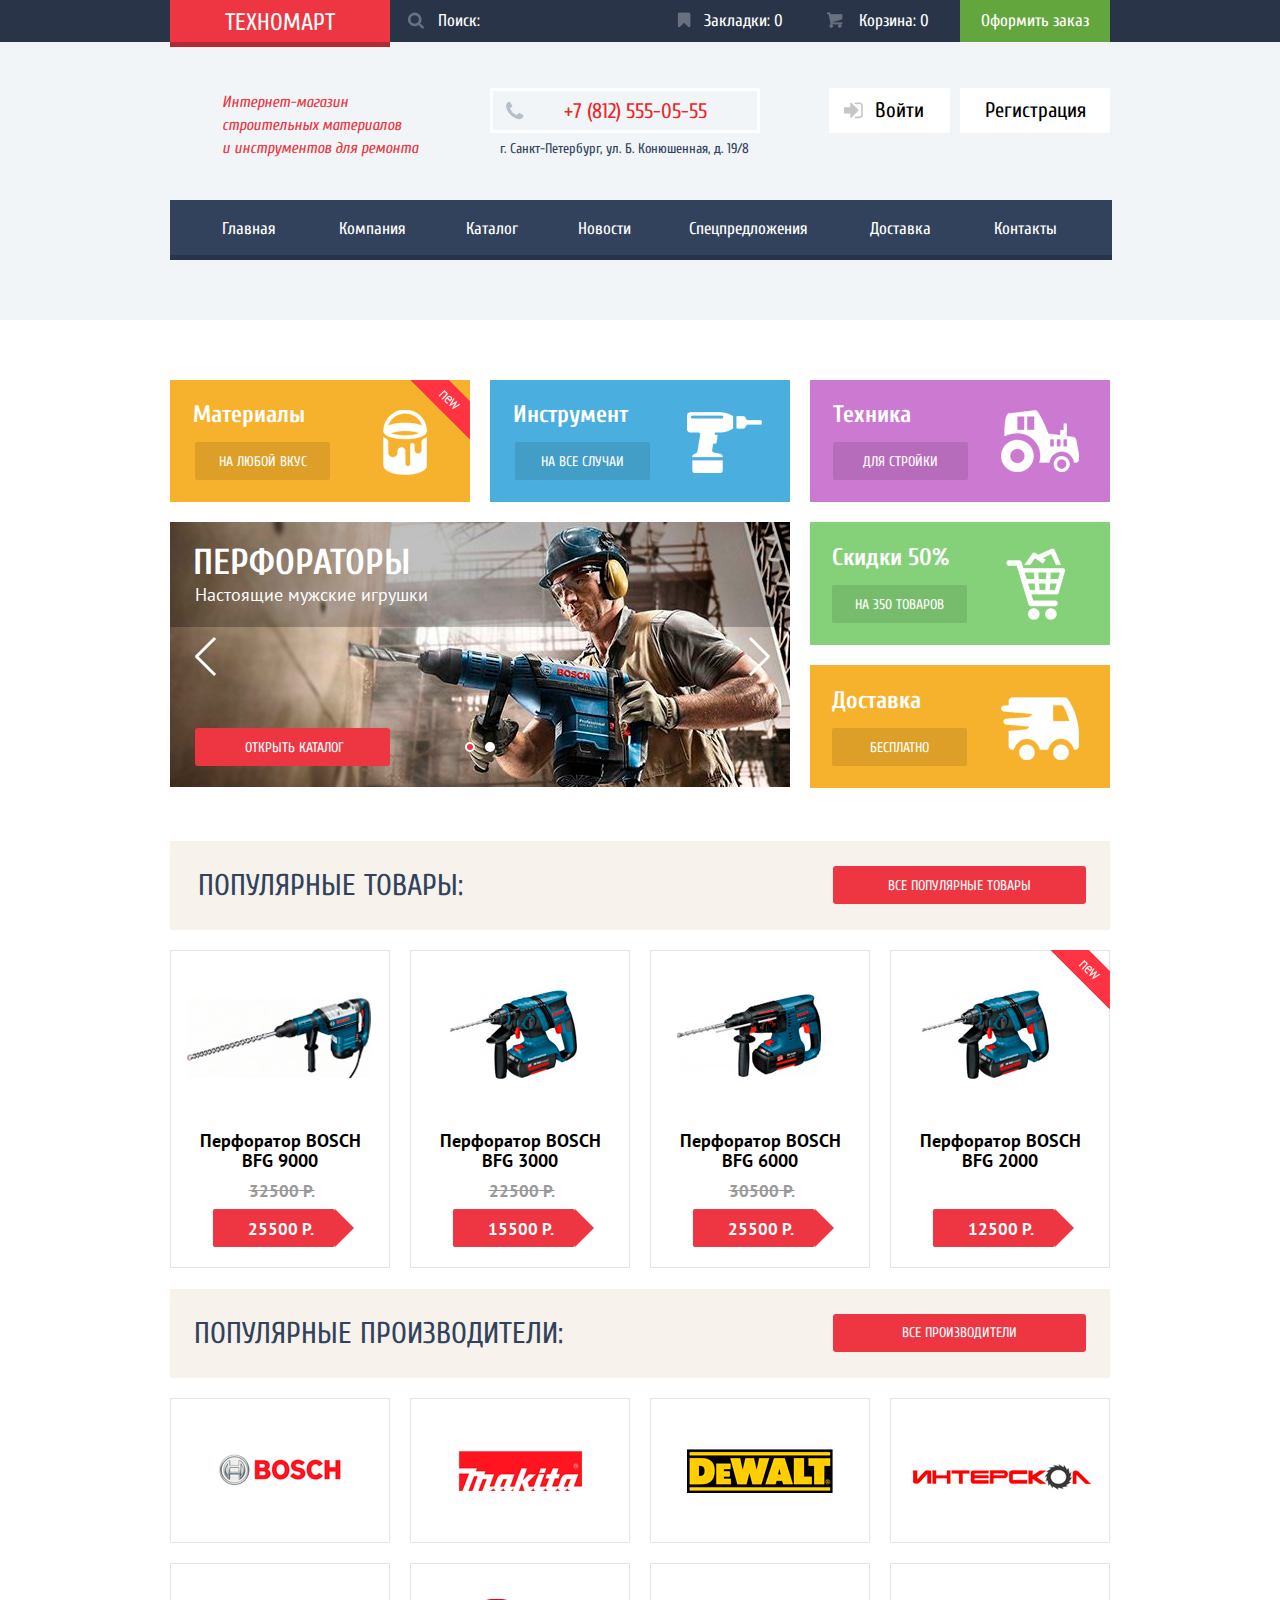
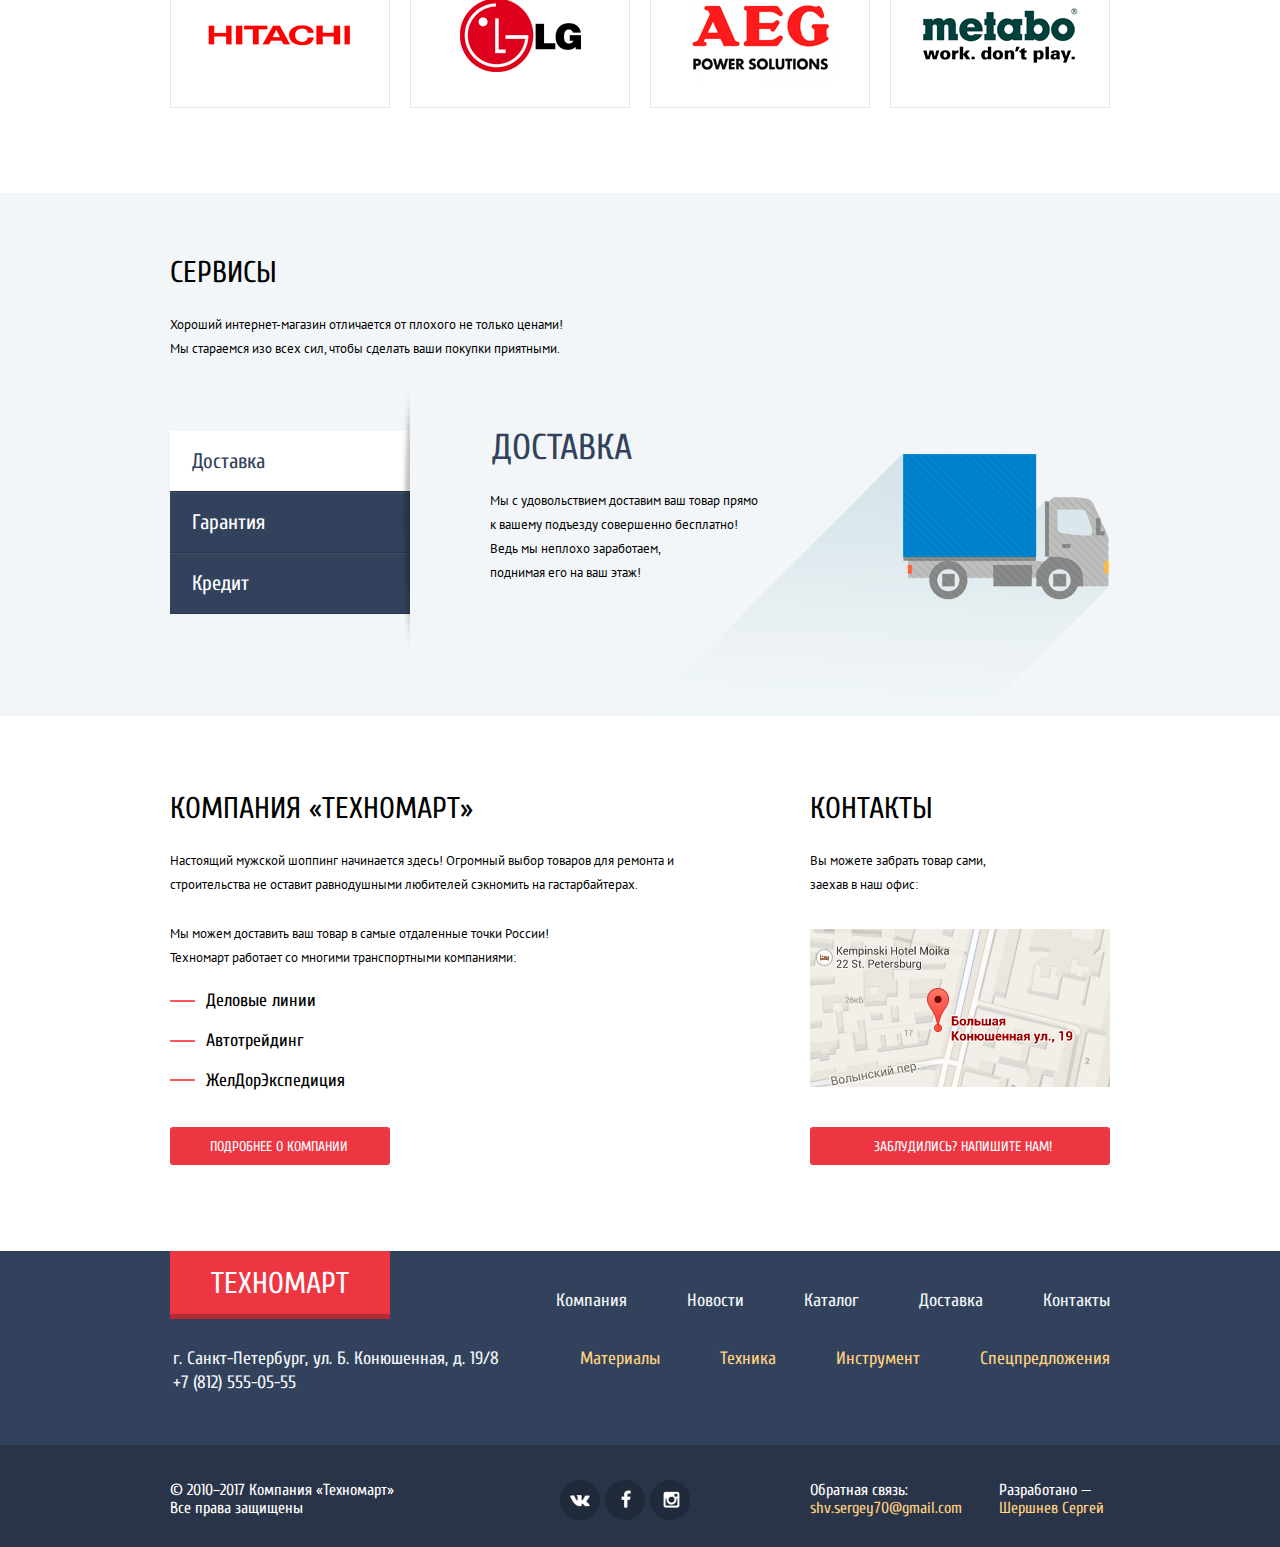
<file: index.html>
<!DOCTYPE html>
<html>
  <head>
    <meta charset="utf-8"></meta>
    <title>Главная страница</title>
    <link rel="StyleSheet" href="css/normalize.css">
    <link rel="StyleSheet" href="css/style.css">
    <link href="https://fonts.googleapis.com/css?family=Cuprum:400,400i,700|PT+Sans:400,700&amp;subset=cyrillic" rel="stylesheet">
  </head>
  <body>
    <header class="page-header">
      <section class="page-header-line">
        <section class="header-main-menu container">
          <a class="header-logo" href="#">Техномарт</a>
          <input type="search" id="search" placeholder="Поиск:">
          <label for="search"></label>
          <a class="header-bookmarks" href="#">Закладки: 0</a>
          <a class="header-basket" href="#">Корзина: 0</a>
          <a class="header-order" href="#">Оформить заказ</a>
        </section>
      </section>
      <section class="pre-header">
        <section class="header-about-us-registration container">
          <div class="header-description">
            <p>Интернет-магазин строительных материалов<br>и инструментов для ремонта</p>
          </div>
          <section class="header-contacts">
            <div class="header-contacts-phone">+7 (812) 555-05-55</div>
            <div class="header-contacts-adress">г. Санкт-Петербург, ул. Б. Конюшенная, д. 19/8</div>
          </section>
          <section class="header-enter">
            <a class="header-enter-entrance" href="#">Войти</a>
            <a class="header-enter-registration" href="#">Регистрация</a>
          </section>
        </section>
        <nav class="header-main-navigation container">
          <ul>
            <li><a href="#">Главная</a></li>
            <li><a href="#">Компания</a></li>
            <li><a href="catalog.html">Каталог</a></li>
            <li><a href="#">Новости</a></li>
            <li><a href="#">Спецпредложения</a></li>
            <li><a href="#">Доставка</a></li>
            <li><a href="#">Контакты</a></li>
          </ul>
        </nav>
      </section>
    </header>
    <main>
      <section class="offer container">
        <div class="offer-card card-1">
          <h3 class="offer-card-title">Материалы</h3>
          <a class="offer-card-btn" href="#">На любой вкус</a>
        </div>
        <div class="offer-card card-2">
          <h3 class="offer-card-title">Инструмент</h3>
          <a class="offer-card-btn" href="#">На все случаи</a>
        </div>
        <div class="offer-card card-3">
          <h3 class="offer-card-title">Техника</h3>
          <a class="offer-card-btn" href="#">Для стройки</a>
        </div>
        <section class="perforator-slider">
          <input type="radio" id="perforator-slider-radio-1" name="perforator-slider-radio" checked>
          <input type="radio" id="perforator-slider-radio-2" name="perforator-slider-radio">
          <section class="perforator-slider-slides">
            <section class="slide slide-1">
              <h1 class="slide-title">Перфораторы</h1>
              <p>Настоящие мужские игрушки</p>
              <a class="btn btn-slider" href="#">Открыть каталог</a>
            </section>
            <section class="slide slide-2">
              <h1 class="slide-title">Дрели</h1>
              <p>Соседям на радость!</p>
              <a class="btn btn-slider" href="#">Открыть каталог</a>
            </section>
          </section>
          <section class="perforator-slider-control">
            <label class="perforator-slider-control-main-slider-1" for="perforator-slider-radio-1"></label>
            <label class="perforator-slider-control-main-slider-2" for="perforator-slider-radio-2"></label>
            <label class="perforator-slider-left-arrow" for="perforator-slider-radio-1"></label>
            <label class="perforator-slider-right-arrow" for="perforator-slider-radio-2"></label>
          </section>
        </section>
        <section class="aside-card">
          <div class="offer-card card-4">
            <h3 class="offer-card-title">Скидки 50%</h3>
            <a class="offer-card-btn" href="#">На 350 товаров</a>
          </div>
          <div class="offer-card card-5">
            <h3 class="offer-card-title">Доставка</h3>
            <a class="offer-card-btn" href="#">Бесплатно</a>
          </div>
        </section>
      </section>
      <section class="popular-items container">
        <section class="popular-items-title">
          <h2>Популярные товары:</h2>
          <a class="btn" href="#">Все популярные товары</a>
        </section>
        <section class="popular-items-content">
          <div class="popular-items-item popular-item-1">
            <img class="popular-perf-img-1" src="img/BFG-9000.jpg" width="184px" height="164px">
            <p><b>Перфоратор BOSCH<br>BFG 9000</b><br><span class="popular-items-old-price">32500 р.</span></p>
            <a class="popular-items-new-price" href="#">25500 р.</a>
            <div class="popular-items-item-cover-1">
              <button class="btn-popular-buy">Купить</button>
              <a class="btn-popular-bookmarks" href="#">В закладки</a>
            </div>
          </div>
          <div class="popular-items-item popular-item-2">
            <img class="popular-perf-img-2" src="img/BFG-3000.jpg" width="127px" height="112px">
            <p><b>Перфоратор BOSCH<br>BFG 3000</b><br><span class="popular-items-old-price">22500 р.</span></p>
            <a class="popular-items-new-price" href="#">15500 р.</a>
            <div class="popular-items-item-cover-2">
              <button class="btn-popular-buy">Купить</button>
              <a class="btn-popular-bookmarks" href="#">В закладки</a>
            </div>
          </div>
          <div class="popular-items-item popular-item-3">
            <img class="popular-perf-img-3" src="img/BFG-6000.jpg" width="144px" height="128px">
            <p><b>Перфоратор BOSCH<br>BFG 6000</b><br><span class="popular-items-old-price">30500 р.</span></p>
            <a class="popular-items-new-price" href="#">25500 р.</a>
            <div class="popular-items-item-cover-3">
              <button class="btn-popular-buy">Купить</button>
              <a class="btn-popular-bookmarks" href="#">В закладки</a>
            </div>
          </div>
          <div class="popular-items-item popular-item-4">
            <img class="popular-perf-img-4" src="img/BFG-2000.jpg" width="127px" height="112px">
            <p><b>Перфоратор BOSCH<br>BFG 2000</b></p>
            <a class="popular-items-new-price price-four" href="#">12500 р.</a>
            <div class="popular-items-item-cover-4">
              <button class="btn-popular-buy">Купить</button>
              <a class="btn-popular-bookmarks" href="#">В закладки</a>
            </div>
          </div>
        </section>
      </section>
      <section class="popular-manufacturer container">
        <section class="popular-manufacturer-title">
          <h2>Популярные производители:</h2>
          <a class="btn" href="#">Все производители</a>
        </section>
        <section class="popular-manufacturer-content">
          <div class="popular-manufacturer-item">
            <img src="img/bosch.png" width="126px" height="37px">
          </div>
          <div class="popular-manufacturer-item">
            <img src="img/Makita.png" width="123px" height="40px">
          </div>
          <div class="popular-manufacturer-item">
            <img src="img/DeWALT.png" width="146px" height="44px">
          </div>
          <div class="popular-manufacturer-item">
            <img src="img/Interskol.png" width="200px" height="88px">
          </div>
          <div class="popular-manufacturer-item pmi-5">
            <img src="img/Hitachi.png" width="169px" height="31px">
          </div>
          <div class="popular-manufacturer-item pmi-6">
            <img src="img/LG.png" width="121px" height="73px">
          </div>
          <div class="popular-manufacturer-item pmi-7">
            <img src="img/AEG.png" width="151px" height="96px">
          </div>
          <div class="popular-manufacturer-item pmi-8">
            <img src="img/Metabo.png" width="204px" height="69px">
          </div>
        </section>
      </section>
      <section class="service-background">
        <section class="service service-container">
          <h2>Сервисы</h2>
          <p>Хороший интернет-магазин отличается от плохого не только ценами! Мы стараемся изо всех сил, чтобы сделать ваши покупки приятными.</p>
          <section class="service-slider">
            <input type="radio" id="service-delivery" name="service-slider-radio" checked>
            <input type="radio" id="service-guarantee" name="service-slider-radio">
            <input type="radio" id="service-credit" name="service-slider-radio">
            <section class="service-slider-content">
              <section class="service-slide-1">
                <h1 class="service-slide-title">Доставка</h1>
                <p>Мы с удовольствием доставим ваш товар прямо<br> к вашему подъезду совершенно бесплатно!<br> Ведь мы неплохо заработаем,<br> поднимая его на ваш этаж!</p>
              </section>
              <section class="service-slide-2">
                <h1 class="service-slide-title">Гарантия</h1>
                <p>Если купленный у нас товар поломается или заискрит,<br> а также в случае пожара, спровоцированного его возгаранием,<br>  вы всегда можете быть уверены в нашей гарантии. Мы обменяем<br> сгоревший товар на новый.<br> Дом уж восстановите как-нибудь сами.</p>
              </section>
              <section class="service-slide-3">
                <h1 class="service-slide-title">Кредит</h1>
                <p>Залезть в долговую яму стало проще!<br> Кредитные консультанты придут вам на помощь.</p>
                <a class="btn btn-service-slide-3" href="#">Отправить заявку</a>
              </section>
            </section>
            <section class="service-slider-control">
              <label for="service-delivery">Доставка</label>
              <label for="service-guarantee">Гарантия</label>
              <label for="service-credit">Кредит</label>
            </section>
          </section>
        </section>
      </section>
      <section class="about-us container">
        <section class="about-us-company">
          <h2 class="about-us-title">Компания &laquo;Техномарт&raquo;</h2>
          <p>Настоящий мужской шоппинг начинается здесь! Огромный выбор товаров для ремонта и строительства не оставит равнодушными любителей сэкномить на гастарбайтерах.</p>
          <p>Мы можем доставить ваш товар в самые отдаленные точки России!<br>Техномарт работает со многими транспортными компаниями: </p>
          <ul>
            <li>Деловые линии</li>
            <li>Автотрейдинг</li>
            <li>ЖелДорЭкспедиция</li>
          </ul>
          <a class="btn btn-about-company" href="#">Подробнее о компании</a>
        </section>
        <section class="about-us-contacts">
          <h2 class="about-us-title">Контакты</h2>
          <p>Вы можете забрать товар сами,<br>заехав в наш офис:</p>
          <div class="main-map">
            <img class="js-map" src="img/main-map.jpg" width="300px" height="158px"></img>
          </div>
          <a class="btn btn-write-us" href="#">Заблудились? Напишите нам!</a>
        </section>
      </section>
      <section class="pre-footer-background">
        <section class="pre-footer container">
          <section class="pre-footer-first-row">
            <a class="footer-logo" href="#">Техномарт</a>
            <ul>
              <li><a href="#">Компания</a></li>
              <li><a href="#">Новости</a></li>
              <li><a href="catalog.html">Каталог</a></li>
              <li><a href="#">Доставка</a></li>
              <li><a href="#">Контакты</a></li>
            </ul>
          </section>
          <section class="pre-footer-second-row">
            <p>г. Санкт-Петербург, ул. Б. Конюшенная, д. 19/8<br>+7 (812) 555-05-55</p>
            <ul>
              <li><a href="#">Материалы</a></li>
              <li><a href="#">Техника</a></li>
              <li><a href="#">Инструмент</a></li>
              <li><a href="#">Спецпредложения</a></li>
            </ul>
          </section>
        </section>
      </section>
    </main>
    <footer class="page-footer-background">
      <section class="page-footer container">
        <p class="footer-copyright">© 2010–2017 Компания «Техномарт»<br>Все права защищены</p>
        <section class="footer-socials">
          <a class="social-btn social-vk" href="#">Вконтакте</a>
          <a class="social-btn social-fb" href="#">Фейсбук</a>
          <a class="social-btn social-inst" href="#">Инстаграм</a>
        </section>
        <p class="footer-feedback">Обратная связь:<br><span>shv.sergey70@gmail.com</span></p>
        <p class="footer-author">Разработано —<br><span><a href="https://vk.com/shv.sergey">Шершнев Сергей</a></span></p>
      </section>
    </footer>
    <section class="window-popup">
    </section>
    <section class="popup-write-us">
      <button class="popup-write-us-close" value="Закрыть"></button>
      <form class="popup-write-us-form" action="#" method="post">
        <section class="popup-name-and-mail">
          <div class="popup-name">
            <label for="name">Ваше имя:</label>
            <input type="text" id="name" name="name" placeholder="Представьтесь, пожалуйста">
          </div>
          <div class="popup-mail">
            <label for="e-mail">Ваш e-mail:</label>
            <input type="email" id="e-mail" name="e-mail" placeholder="Для отправки ответа">
          </div>
        </section>
        <div class="popup-letter">
        <label for="letter">Текст письма:</label>
        <textarea id="letter" name="letter" placeholder="В свободной форме"></textarea>
        </div>
        <button class="btn popup-write-us-submit" type="submit" value="Отправить">Отправить</button>
      </form>
    </section>
    <section class="popup-map">
      <button class="popup-map-close" value="Закрыть"></button>
      <iframe src="https://www.google.com/maps/embed?pb=!1m18!1m12!1m3!1d1998.5991043651663!2d30.32089461619646!3d59.938794181876276!2m3!1f0!2f0!3f0!3m2!1i1024!2i768!4f13.1!3m3!1m2!1s0x4696310fca5ba729%3A0xea9c53d4493c879f!2z0JHQvtC70YzRiNCw0Y8g0JrQvtC90Y7RiNC10L3QvdCw0Y8g0YPQuy4sIDE5LCDQodCw0L3QutGCLdCf0LXRgtC10YDQsdGD0YDQsywgMTkxMTg2!5e0!3m2!1sru!2sru!4v1520191020372" width="940" height="447" frameborder="0" style="border:0; box-shadow: 0 0 16px 0 #000000" allowfullscreen></iframe>
    </section>
    <section class="popup-add-to-basket">
      <button class="popup-add-to-basket-close" value="Закрыть"></button>
      <h2>Товар добавлен в корзину!</h2>
      <a class="btn popup-add-to-basket-finish"href="#">Оформить заказ</a>
      <button class="btn popup-add-to-basket-continue" value="Продолжить покупки">Продолжить покупки</button>
    </section>
    <script src="js/script.js">
    </script>
  </body>
</html>
</file>
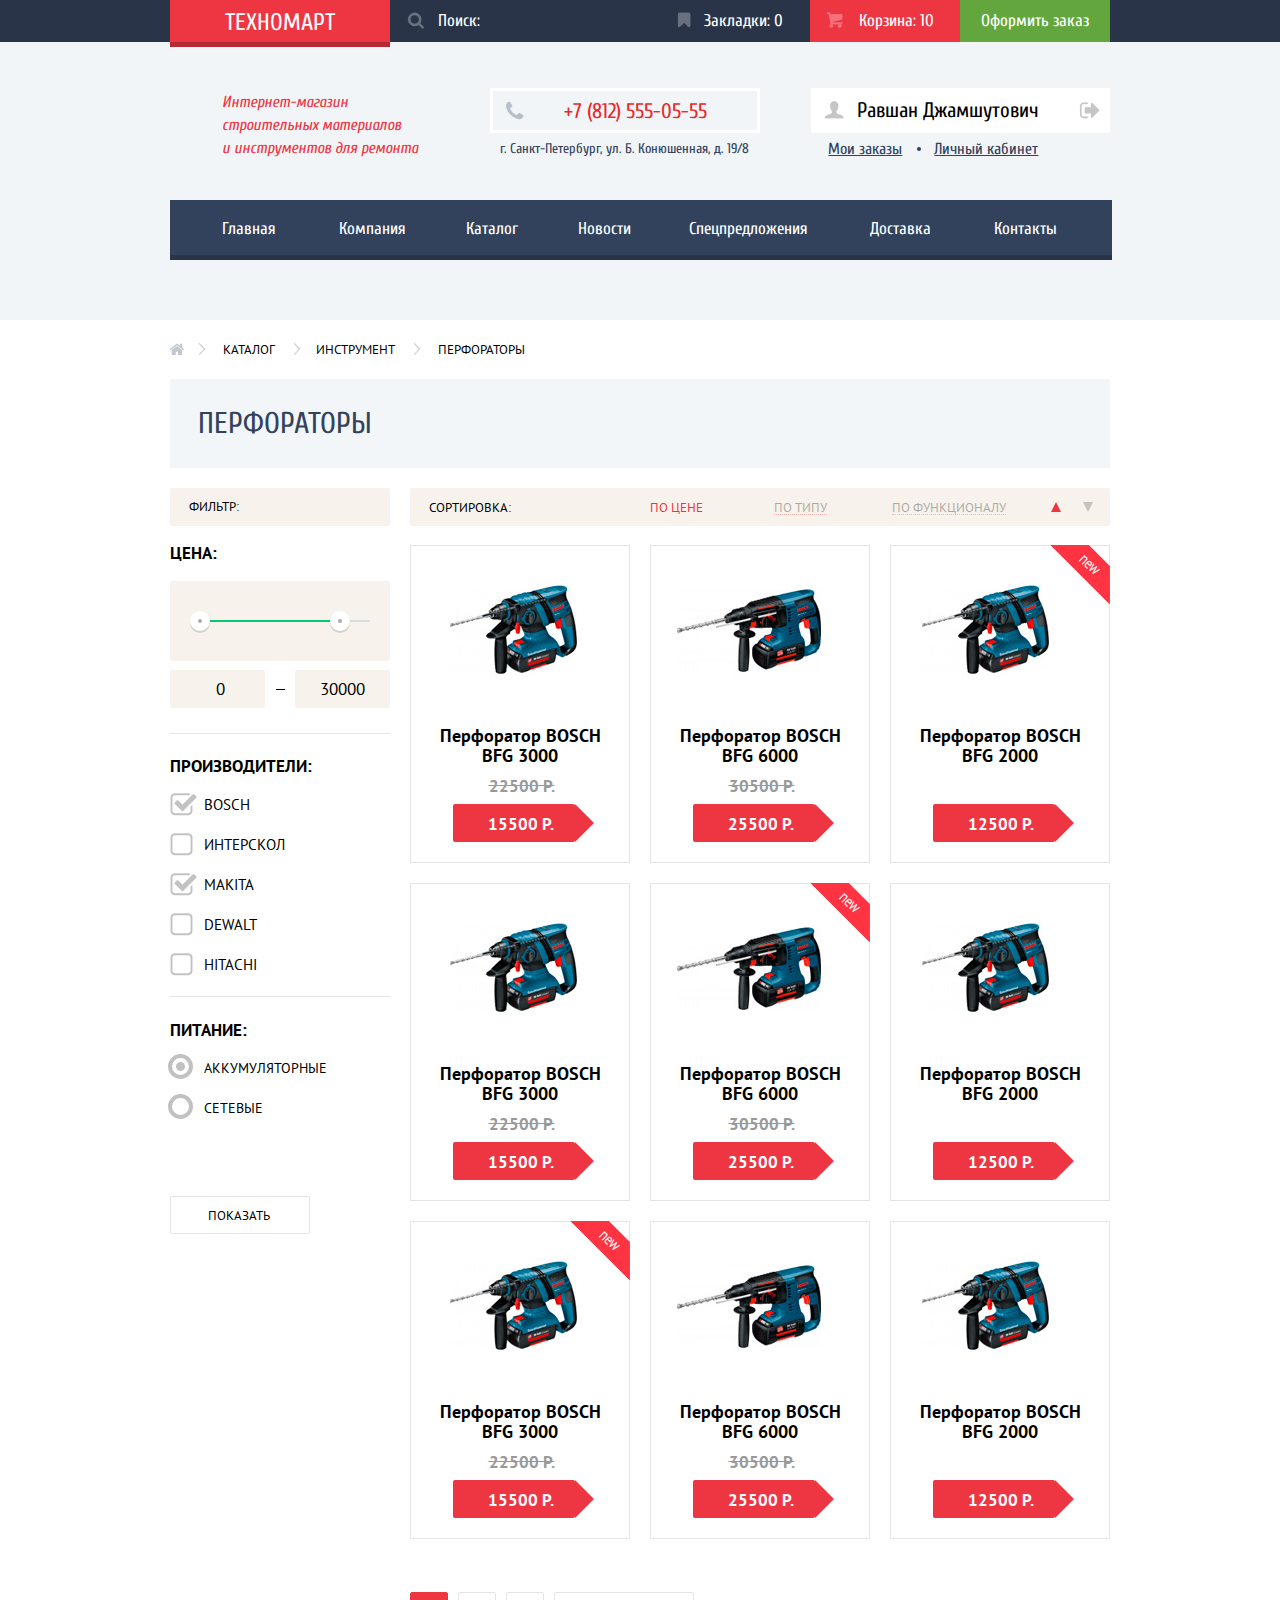
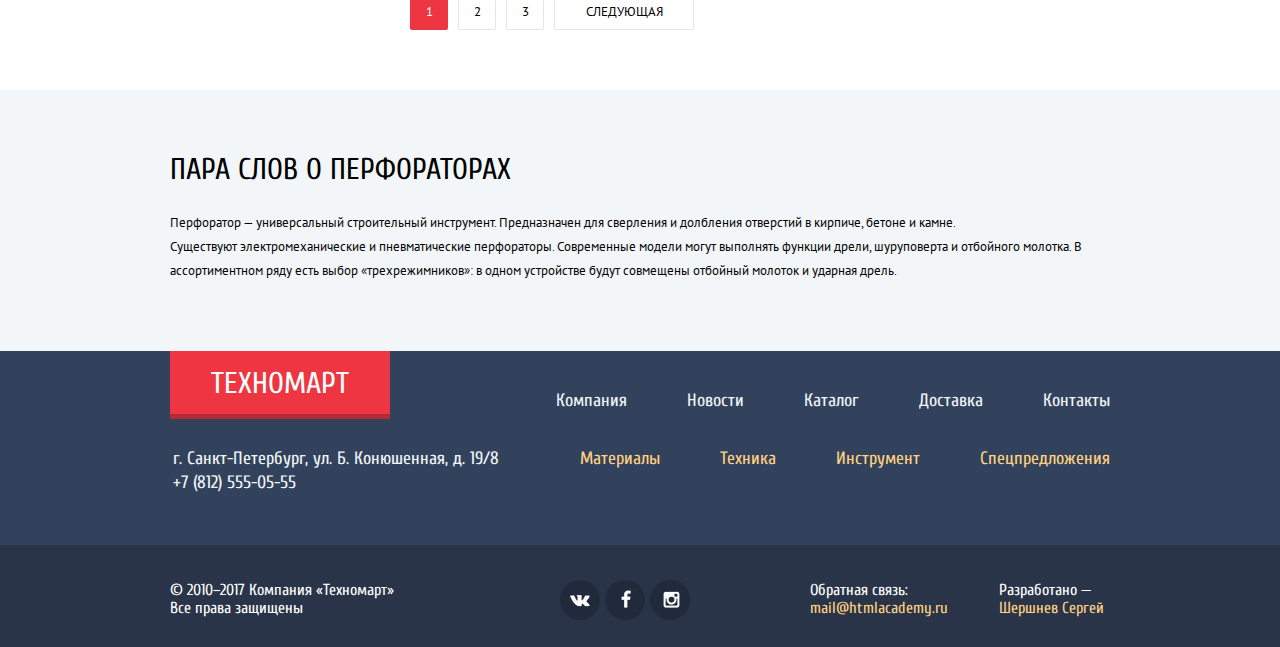
<file: catalog.html>
<!DOCTYPE html>
<html>
  <head>
    <meta charset="utf-8"></meta>
    <title>Каталог</title>
    <link rel="StyleSheet" href="css/normalize.css">
    <link rel="StyleSheet" href="css/style.css">
    <link href="https://fonts.googleapis.com/css?family=Cuprum:400,400i,700|PT+Sans:400,700&amp;subset=cyrillic" rel="stylesheet">
  </head>
  <body>
    <header class="page-header">
      <section class="page-header-line">
        <section class="header-main-menu container">
          <a class="header-logo" href="index.html">Техномарт</a>
          <input type="search" id="search" placeholder="Поиск:">
          <label for="search"></label>
          <a class="header-bookmarks" href="#">Закладки: 0</a>
          <a class="header-basket catalog-basket" href="#">Корзина: 10</a>
          <a class="header-order" href="#">Оформить заказ</a>
        </section>
      </section>
      <section class="pre-header catalog-pre-header">
        <section class="header-about-us-registration container">
          <div class="header-description">
            <p>Интернет-магазин строительных материалов<br>и инструментов для ремонта</p>
          </div>
          <section class="header-contacts header-contacts-catalog">
            <div class="header-contacts-phone">+7 (812) 555-05-55</div>
            <div class="header-contacts-adress">г. Санкт-Петербург, ул. Б. Конюшенная, д. 19/8</div>
          </section>
          <section class="header-enter-made">
            <a class="header-enter-entrance-made" href="#">Равшан Джамшутович</a>
            <a class="header-enter-my-order" href="#">Мои заказы</a>
            <a class="header-enter-me-cabinet" href="#">Личный кабинет</a>
          </section>
        </section>
        <nav class="header-main-navigation header-main-navigation-catalog container">
          <ul>
            <li><a href="index.html">Главная</a></li>
            <li><a href="#">Компания</a></li>
            <li><a href="#">Каталог</a></li>
            <li><a href="#">Новости</a></li>
            <li><a href="#">Спецпредложения</a></li>
            <li><a href="#">Доставка</a></li>
            <li><a href="#">Контакты</a></li>
          </ul>
        </nav>
      </section>
    </header>
    <main>
      <section class="breadcrumbs-and-title container">
        <ul class="breadcrumbs">
          <li><a class="breadcrumbs-link breadcrumbs-link-home" href="index.html">Главная</a></li>
          <li><a class="breadcrumbs-link" href="#">Каталог</a></li>
          <li><a class="breadcrumbs-link" href="#">Инструмент</a></li>
          <li><a class="breadcrumbs-link">Перфораторы</a></li>
        </ul>
        <section class="catalog-title">
          <h2>Перфораторы</h2>
        </section>
      </section>
      <section class="catalog-page-content container">
        <section class="catalog-page-filter">
          <section class="catalog-page-filter-title">
            <span class="catalog-text">Фильтр:</span>
          </section>
          <section class="catalog-page-filter-price">
            <span class="catalog-text-price">Цена:</span>
            <section class="catalog-toggle-filter">
              <section class="catalog-toggle-filter-line">
              </section>
            </section>
            <section class="catalog-toggle-filter-from-to">
              <section class="catalog-toggle-filter-from">
                <span>0<span>
              </section>
              <section class="catalog-toggle-filter-to">
                <span>30000<span>
              </section>
            </section>
          </section>
          <section class="catalog-filter-manufacturer">
            <span class="catalog-text-manufacturer">Производители:</span>
            <section class="catalog-filter-manufacturer-checkbox">
              <input type="checkbox" id="ch-bosch" name="ch-bosch" checked>
              <input type="checkbox" id="ch-interskol" name="ch-interskol">
              <input type="checkbox" id="ch-makita" name="ch-makita" checked>
              <input type="checkbox" id="ch-dewalt" name="ch-dewalt">
              <input type="checkbox" id="ch-hitachi" name="ch-hitachi">
              <div class="catalog-filter-manufacturer-labels">
                <label for="ch-bosch">Bosch</label>
                <label for="ch-interskol">Интерскол</label>
                <label for="ch-makita">Makita</label>
                <label for="ch-dewalt">Dewalt</label>
                <label for="ch-hitachi">Hitachi</label>
              </div>
            </section>
          </section>
          <section class="catalog-filter-power">
            <span class="catalog-text-manufacturer">Питание:</span>
            <input type="radio" name="power" id="accumulator" checked>
            <label for="accumulator">Аккумуляторные</label>
            <input type="radio" name="power" id="power-supply">
            <label for="power-supply">Сетевые</label>
          </section>
          <a class="catalog-page-filter-btn" href="#">Показать</a>
        </section>
        <section class="catalog-page-sort">
          <section class="catalog-page-sort-title">
            <a class="catalog-text-sort" href="#">Сортировка:</a>
            <a class="catalog-text-sort" href="#">По цене</a>
            <a class="catalog-text-sort" href="#">По типу</a>
            <a class="catalog-text-sort" href="#">По функционалу</a>
            <a class="catalog-sort-icon-top" href="#"></a>
            <a class="catalog-sort-icon-bottom" href="#"></a>
          </section>
          <section class="catalog-page-sort-cards">
            <div class="popular-items-item popular-item-2">
              <img class="popular-perf-img-2" src="img/BFG-3000.jpg" width="127px" height="112px">
              <p><b>Перфоратор BOSCH<br>BFG 3000</b><br><span class="popular-items-old-price">22500 р.</span></p>
              <a class="popular-items-new-price" href="#">15500 р.</a>
              <div class="popular-items-item-cover-2">
                <button class="btn-popular-buy">Купить</button>
                <a class="btn-popular-bookmarks" href="#">В закладки</a>
              </div>
            </div>
            <div class="popular-items-item popular-item-3">
              <img class="popular-perf-img-3" src="img/BFG-6000.jpg" width="144px" height="128px">
              <p><b>Перфоратор BOSCH<br>BFG 6000</b><br><span class="popular-items-old-price">30500 р.</span></p>
              <a class="popular-items-new-price" href="#">25500 р.</a>
              <div class="popular-items-item-cover-3">
                <button class="btn-popular-buy">Купить</button>
                <a class="btn-popular-bookmarks" href="#">В закладки</a>
              </div>
            </div>
            <div class="popular-items-item popular-item-4">
              <img class="popular-perf-img-4" src="img/BFG-2000.jpg" width="127px" height="112px">
              <p><b>Перфоратор BOSCH<br>BFG 2000</b></p>
              <a class="popular-items-new-price price-relative price-flag" href="#">12500 р.</a>
              <div class="popular-items-item-cover-4 cover-flag">
                <button class="btn-popular-buy">Купить</button>
                <a class="btn-popular-bookmarks" href="#">В закладки</a>
              </div>
            </div>
            <div class="popular-items-item popular-item-2">
              <img class="popular-perf-img-2" src="img/BFG-3000.jpg" width="127px" height="112px">
              <p><b>Перфоратор BOSCH<br>BFG 3000</b><br><span class="popular-items-old-price">22500 р.</span></p>
              <a class="popular-items-new-price" href="#">15500 р.</a>
              <div class="popular-items-item-cover-2">
                <button class="btn-popular-buy">Купить</button>
                <a class="btn-popular-bookmarks" href="#">В закладки</a>
              </div>
            </div>
            <div class="popular-items-item popular-item-3">
              <img class="popular-perf-img-3" src="img/BFG-6000.jpg" width="144px" height="128px">
              <p><b>Перфоратор BOSCH<br>BFG 6000</b><br><span class="popular-items-old-price">30500 р.</span></p>
              <a class="popular-items-new-price price-flag" href="#">25500 р.</a>
              <div class="popular-items-item-cover-3 cover-flag">
                <button class="btn-popular-buy">Купить</button>
                <a class="btn-popular-bookmarks" href="#">В закладки</a>
              </div>
            </div>
            <div class="popular-items-item popular-item-4">
              <img class="popular-perf-img-4" src="img/BFG-2000.jpg" width="127px" height="112px">
              <p><b>Перфоратор BOSCH<br>BFG 2000</b></p>
              <a class="popular-items-new-price price-relative" href="#">12500 р.</a>
              <div class="popular-items-item-cover-4">
                <button class="btn-popular-buy">Купить</button>
                <a class="btn-popular-bookmarks" href="#">В закладки</a>
              </div>
            </div>
            <div class="popular-items-item popular-item-2">
              <img class="popular-perf-img-2" src="img/BFG-3000.jpg" width="127px" height="112px">
              <p><b>Перфоратор BOSCH<br>BFG 3000</b><br><span class="popular-items-old-price">22500 р.</span></p>
              <a class="popular-items-new-price price-flag" href="#">15500 р.</a>
              <div class="popular-items-item-cover-2 cover-flag">
                <button class="btn-popular-buy">Купить</button>
                <a class="btn-popular-bookmarks" href="#">В закладки</a>
              </div>
            </div>
            <div class="popular-items-item popular-item-3">
              <img class="popular-perf-img-3" src="img/BFG-6000.jpg" width="144px" height="128px">
              <p><b>Перфоратор BOSCH<br>BFG 6000</b><br><span class="popular-items-old-price">30500 р.</span></p>
              <a class="popular-items-new-price" href="#">25500 р.</a>
              <div class="popular-items-item-cover-3">
                <button class="btn-popular-buy">Купить</button>
                <a class="btn-popular-bookmarks" href="#">В закладки</a>
              </div>
            </div>
            <div class="popular-items-item popular-item-4">
              <img class="popular-perf-img-4" src="img/BFG-2000.jpg" width="127px" height="112px">
              <p><b>Перфоратор BOSCH<br>BFG 2000</b></p>
              <a class="popular-items-new-price price-relative" href="#">12500 р.</a>
              <div class="popular-items-item-cover-4">
                <button class="btn-popular-buy">Купить</button>
                <a class="btn-popular-bookmarks" href="#">В закладки</a>
              </div>
            </div>
          </section>
          <section class="catalog-page-sort-paginator">
            <a class="paginator-page paginator-page-on" href="#">1</a>
            <a class="paginator-page" href="#">2</a>
            <a class="paginator-page" href="#">3</a>
            <a class="paginator-page-next"href="#">Следующая</a>
          </section>
        </section>
      </section>
      <section class="catalog-about-perforators-background">
        <section class="catalog-about-perforators container">
          <h2>Пара слов о перфораторах</h2>
          <p>Перфоратор — универсальный строительный инструмент. Предназначен для сверления и долбления отверстий в кирпиче, бетоне и камне.<br>Существуют электромеханические и пневматические перфораторы. Современные модели могут выполнять функции дрели, шуруповерта и отбойного молотка. В<br>ассортиментном ряду есть выбор «трехрежимников»: в одном устройстве будут совмещены отбойный молоток и ударная дрель.</p>
        </section>
      </section>
      <section class="pre-footer-background pre-footer-catalog">
        <section class="pre-footer container">
          <section class="pre-footer-first-row">
            <a class="footer-logo" href="index.html">Техномарт</a>
            <ul>
              <li><a href="#">Компания</a></li>
              <li><a href="#">Новости</a></li>
              <li><a href="#">Каталог</a></li>
              <li><a href="#">Доставка</a></li>
              <li><a href="#">Контакты</a></li>
            </ul>
          </section>
          <section class="pre-footer-second-row">
            <p>г. Санкт-Петербург, ул. Б. Конюшенная, д. 19/8<br>+7 (812) 555-05-55</p>
            <ul>
              <li><a href="#">Материалы</a></li>
              <li><a href="#">Техника</a></li>
              <li><a href="#">Инструмент</a></li>
              <li><a href="#">Спецпредложения</a></li>
            </ul>
          </section>
        </section>
      </section>
    </main>
    <footer class="page-footer-background">
      <section class="page-footer container">
        <p class="footer-copyright">© 2010–2017 Компания «Техномарт»<br>Все права защищены</p>
        <section class="footer-socials">
          <a class="social-btn social-vk" href="#">Вконтакте</a>
          <a class="social-btn social-fb" href="#">Фейсбук</a>
          <a class="social-btn social-inst" href="#">Инстаграм</a>
        </section>
        <p class="footer-feedback">Обратная связь:<br><span>mail@htmlacademy.ru</span></p>
        <p class="footer-author">Разработано —<br><span><a href="https://vk.com/shv.sergey">Шершнев Сергей</a></span></p>
      </section>
    </footer>
    <section class="popup-add-to-basket">
      <button class="popup-add-to-basket-close" value="Закрыть"></button>
      <h2>Товар добавлен в корзину!</h2>
      <a class="btn popup-add-to-basket-finish"href="#">Оформить заказ</a>
      <button class="btn popup-add-to-basket-continue" value="Продолжить покупки">Продолжить покупки</button>
    </section>
    <script src="js/script.js">
    </script>
  </body>
</html>
</file>
<file: css/style.css>
html {
  font-size: 13px;
  line-height: 24px;
  font-family: "Cuprum", sans-serif, "Arial";
}

.container {
  width: 940px;
  padding-left: 10px;
  padding-right: 10px;
  margin: 0 auto;
}

.page-header .page-header-line {
  background-color: #293449;
}

.header-main-menu {
  display: flex;
}

.header-main-menu .header-logo {
  position: relative;
  text-decoration: none;
  text-transform: uppercase;
  font-size: 24px;
  line-height: 24px;
  padding-top: 11px;
  padding-bottom: 7px;
  flex-basis: 220px;
  text-align: center;
  color: #ffffff;
  background-color: #ee3643;
  box-shadow: 0 5px 0 0 #b52933;
  font-weight: 400;
}

.header-main-menu .header-logo:hover {
  background-color: #ca2c37;
}

.header-main-menu .header-logo:active {
  background-color: #ba2732;
}

.header-main-menu input[type="search"] {
  background-color: #293449;
  box-sizing: border-box;
  border: none;
  padding: 0;
  color: #ffffff;
  font-size: 17px;
  line-height: 18px;
  padding: 12px 50px 12px 48px;
  flex-basis: 270px;
}

.header-main-menu input[type="search"]:hover,
.header-main-menu input[type="search"]:hover ~ label[for="search"]::before {
  background-color: #212a3a;
  opacity: 1;
}

.header-main-menu input[type="search"]:focus {
  background-color: #ffffff;
  color: #000000;
  outline: none;
}

.header-main-menu input[type="search"]:focus ~ label[for="search"]::before {
  background-image: url("../img/main-spritesheet.png");
  background-position: -50px -1810px;
  opacity: 1;
  background-color: #ffffff;
  cursor: pointer;
}

.header-main-menu input[type="search"]::-webkit-input-placeholder { color: #ffffff; }
.header-main-menu input[type="search"]::-moz-placeholder          { color: #ffffff; }
.header-main-menu input[type="search"]:-moz-placeholder           { color: #ffffff; }
.header-main-menu input[type="search"]:-ms-input-placeholder      { color: #ffffff; }

.header-main-menu input[type="search"]:focus::-webkit-input-placeholder { color: #000000; }
.header-main-menu input[type="search"]:focus::-moz-placeholder          { color: #000000; }
.header-main-menu input[type="search"]:focus:-moz-placeholder           { color: #000000; }
.header-main-menu input[type="search"]:focus:-ms-input-placeholder      { color: #000000; }

.header-main-menu label[for="search"] {
  display: block;
  position: relative;
  font-size: 0px;
  cursor: pointer;
}

.header-main-menu label[for="search"]::before {
  content: "";
  position: absolute;
  left: -253px;
  top: 12px;
  width: 17px;
  height: 17px;
  background-repeat: no-repeat;
  background-image: url("../img/main-spritesheet.png");
  background-position: -50px -1927px;
  opacity: 0.3;
  cursor: pointer;
}

.header-main-menu .header-bookmarks,
.header-main-menu .header-basket {
  position: relative;
  font-size: 17px;
  line-height: 42px;
  color: #ffffff;
  text-decoration: none;
  box-sizing: border-box;
  padding-left: 44px;
  flex-basis: 150px;
}

.header-main-menu .header-bookmarks::before {
  content: "";
  position: absolute;
  left: 17px;
  top: 12px;
  width: 14px;
  height: 16px;
  background-repeat: no-repeat;
  background-image: url("../img/main-spritesheet.png");
  background-position: -50px -989px;
  opacity: 0.3;
}

.header-main-menu .header-bookmarks:hover,
.header-main-menu .header-bookmarks:hover::before {
  background-color: #212a3a;
  opacity: 1;
}

.header-main-menu .header-bookmarks:active {
  background-color: #161d29;
  color: rgba(255, 255, 255, 0.6);
}

.header-main-menu .header-bookmarks:active::before {
  opacity: 0.5;
}

.header-main-menu .header-basket {
  padding-left: 49px;
}

.header-main-menu .header-basket::before {
  content: "";
  position: absolute;
  left: 16px;
  top: 12px;
  width: 17px;
  height: 16px;
  background-repeat: no-repeat;
  background-image: url("../img/main-spritesheet.png");
  background-position: -50px -873px;
  opacity: 0.3;
}

.header-main-menu .header-basket:hover,
.header-main-menu .header-basket:hover::before {
  background-color: #212a3a;
  opacity: 1;
}

.header-main-menu .header-basket:active {
  background-color: #161d29;
  color: rgba(255, 255, 255, 0.6);
}

.header-main-menu .header-basket:active::before {
  opacity: 0.5;
}

.header-main-menu .catalog-basket {
  background-color: #ee3643;
}

.header-main-menu .catalog-basket:hover,
.header-main-menu .header-basket:hover::before {
  background-color: #ee3643;
  opacity: 1;
}

.header-main-menu .catalog-basket:active {
  background-color: #ba2732;
}

.header-main-menu .header-basket:active::before {
  background-color: #ba2732;
  opacity: 0.5;
}

.header-main-menu .header-order {
  background-color: #63a63e;
  font-size: 17px;
  line-height: 42px;
  color: #ffffff;
  text-decoration: none;
  flex-basis: 150px;
  text-align: center;
}

.header-main-menu .header-order:hover {
  background-color: #5fbb2d;
}

.header-main-menu .header-order:active {
  background-color: #518534;
  color: rgba(255, 255, 255, 0.51);
}

.pre-header {
  background-color: #f1f5f7;
  margin-bottom: 60px;
}

.catalog-pre-header {
  margin-bottom: 21px;
}

.header-about-us-registration {
  padding-top: 46px;
  display: flex;
}

.header-description {
  flex-basis: 205px;
  margin-left: 52px;
  margin-right: 71px;
}

.header-description p {
  font-size: 16px;
  line-height: 23px;
  color: #ee3643;
  font-style: italic;
  margin: 0px;
  margin-top: 3px;
}

.header-contacts {
  flex-basis: 300px;
  display: flex;
  flex-direction: column;
  margin-right: 44px;
}

.header-contacts-catalog {
  margin-right: 32px;
}

.header-contacts .header-contacts-phone {
  position: relative;
  flex-basis: 45px;
  width: 270px;
  box-sizing: border-box;
  border: 3px solid #ffffff;
  color: #e9292a;
  line-height: 21px;
  font-size: 21px;
  margin-bottom: 9px;
  padding: 10px 0px 8px 71px;
}

.header-contacts .header-contacts-phone::before {
  content: "";
  position: absolute;
  left: 12px;
  top: 10px;
  width: 19px;
  height: 19px;
  background-repeat: no-repeat;
  background-image: url("../img/main-spritesheet.png");
  background-position: -50px -1691px;
}

.header-contacts .header-contacts-adress {
  display: block;
  font-size: 14px;
  line-height: 14px;
  color: #32425c;
  width: 260px;
  padding-left: 10px;
}

.header-enter {
  flex-basis: 300px;
  font-size: 0px;
  margin-left: auto;
}

.header-enter a {
  background-color: #ffffff;
  display: inline-block;
  padding-left: 25px;
  padding-top: 12px;
  padding-bottom: 12px;
  font-size: 21px;
  line-height: 21px;
  color: #000000;
  text-decoration: none;
}

.header-enter .header-enter-entrance {
  position: relative;
  padding-left: 46px;
  margin-left: 7px;
  width: 75px;
  margin-right: 10px;
}

.header-enter .header-enter-entrance::before {
  content: "";
  position: absolute;
  left: 14px;
  top: 14px;
  width: 20px;
  height: 17px;
  background-repeat: no-repeat;
  background-image: url("../img/main-spritesheet.png");
  background-position: -50px -1574px;
}

.header-enter .header-enter-entrance:hover {
  color: #ee3643;
}

.header-enter .header-enter-entrance:hover::before {
  background-position: -50px -1457px;
}

.header-enter .header-enter-entrance:active {
  color: rgba(0, 0, 0, 0.3);
}

.header-enter .header-enter-entrance:active::before {
  background-position: -50px -1340px;
}

.header-enter .header-enter-registration {
  width: 125px;
}

.header-enter .header-enter-registration:hover {
  color: #ee3643;
}

.header-enter .header-enter-registration:active {
  color: rgba(0, 0, 0, 0.3);
}

/*Стилизация состояния вошли - каталог*/

.header-about-us-registration .header-enter-made {
  width: 310px;
}

.header-enter-made .header-enter-entrance-made {
  display: block;
  position: relative;
  padding-top: 12px;
  padding-bottom: 12px;
  padding-left: 46px;
  background-color: #ffffff;
  font-size: 21px;
  line-height: 21px;
  color: #000000;
  text-decoration: none;
  margin-bottom: 7px;
}

.header-enter-made .header-enter-entrance-made::before {
  content: "";
  position: absolute;
  top: 13px;
  left: 13px;
  width: 20px;
  height: 18px;
  background-position: -50px -1599px;
  background-image: url("../img/catalog-spritesheet.png");
  background-repeat: no-repeat;
}

.header-enter-made .header-enter-entrance-made:hover::before {
  background-position: -50px -1481px;
}

.header-enter-made .header-enter-entrance-made:active::before {
  background-position: -50px -1363px;
}

.header-enter-made .header-enter-entrance-made::after {
  content: "";
  position: absolute;
  top: 14px;
  right: 10px;
  width: 21px;
  height: 17px;
  background-position: -50px -1246px;
  background-image: url("../img/catalog-spritesheet.png");
  background-repeat: no-repeat;
}

.header-enter-made .header-enter-entrance-made:hover::after {
  background-position: -50px -1129px;
}

.header-enter-made .header-enter-entrance-made:active::after {
  background-position: -50px -1012px;
}

.header-enter-my-order,
.header-enter-me-cabinet {
  display: inline-block;
  vertical-align: top;
  color: #32425c;
  font-size: 16px;
  line-height: 18px;
}

.header-enter-my-order {
  margin-left: 17px;
}

.header-enter-me-cabinet {
  padding-left: 29px;
  position: relative;
}

.header-enter-my-order:hover,
.header-enter-me-cabinet:hover {
  color: #ee3643;
}

.header-enter-my-order:active,
.header-enter-me-cabinet:active {
  color: #32425c;
  opacity: 0.3;
}

.header-enter-me-cabinet::before {
  content: "";
  position: absolute;
  top: 7px;
  left: 12px;
  width: 4px;
  height: 4px;
  border-radius: 50%;
  background-color: #32425c;
}

/*Меню навигации*/
.header-main-navigation ul {
  display: flex;
  list-style: none;
  font-size: 0px;
  margin: 0px;
  padding: 0px;
  padding-bottom: 65px;
  margin-top: 40px;
}

.header-main-navigation-catalog ul {
  margin-top: 36px;
}

.header-main-navigation ul li {
  display: block;
  background-color: #32425c;
  padding: 20px 31px 18px 29px;
  box-shadow: 0 5px 0 0 #293449;
  cursor: pointer;
}

.header-main-navigation ul li:hover {
  background-color: #293449;
}

.header-main-navigation ul li:active {
  background-color: #1d2739;
}

.header-main-navigation ul li:first-child {
  padding-left: 52px;
  padding-right: 34px;
}

.header-main-navigation ul li:nth-child(5) {
  padding-left: 27px;
}

.header-main-navigation ul li:nth-child(6) {
  padding-left: 31px;
}

.header-main-navigation ul li:nth-child(7) {
  padding-left: 32px;
  padding-right: 55px;
}

.header-main-navigation ul li a {
  display: block;
  font-size: 17px;
  line-height: 17px;
  color: #ffffff;
  text-decoration: none;
}

/*Каталог-хлебные крошки и титулка*/

.breadcrumbs-and-title .breadcrumbs {
  position: relative;
  list-style: none;
  margin: 0px;
  padding: 0px;
}

.breadcrumbs-and-title .breadcrumbs li {
  position: relative;
  display: inline-block;
  vertical-align: top;
  padding-right: 38px;
}

.breadcrumbs-and-title .breadcrumbs li:nth-child(2) {
  margin-left: 12px;
}

.breadcrumbs-and-title .breadcrumbs li:nth-child(4) {
  margin-left: 2px;
}

.breadcrumbs-and-title .breadcrumbs li:not(:first-child)::before {
  content: "";
  position: absolute;
  top: 2px;
  left: -25px;
  width: 8px;
  height: 12px;
  background-position: -50px -162px;
  background-image: url("../img/catalog-spritesheet.png");
  background-repeat: no-repeat;
}

.breadcrumbs-and-title .breadcrumbs li:nth-child(3)::before {
  left: -23px;
}

.breadcrumbs-and-title .breadcrumbs .breadcrumbs-link {
  display: block;
  color: #000000;
  font-size: 13px;
  line-height: 18px;
  font-family: 'PT Sans', sans-serif, "Arial";
  text-decoration: none;
  text-transform: uppercase;
}
.breadcrumbs-and-title .breadcrumbs .breadcrumbs-link-home {
  position: absolute;
  top: 2px;
  left: -1px;
  font-size: 0px;
  width: 15px;
  height: 12px;
  background-position: -50px -50px;
  background-image: url("../img/catalog-spritesheet.png");
  background-repeat: no-repeat;
}

.catalog-title {
  background-color: #f2f6f8;
  margin-top: 14px;
  margin-bottom: 20px;
}

.catalog-title h2 {
  font-size: 30px;
  line-height: 30px;
  font-weight: 400;
  color: #32425c;
  text-transform: uppercase;
  margin: 0;
  margin-left: 28px;
  padding-top: 30px;
  padding-bottom: 29px;
}

/*Содержание каталога*/

.catalog-page-content {
  display: flex;
  justify-content: space-between;
}

/*Фильтр*/

.catalog-page-filter .catalog-page-filter-title {
  background-color: #f7f3ec;
  width: 220px;
  border-radius: 2px;
  margin-bottom: 12px;
}

.catalog-text  {
  display: inline-block;
  vertical-align: baseline;
  color: #000000;
  font-size: 13px;
  line-height: 18px;
  font-family: 'PT Sans', sans-serif, "Arial";
  text-transform: uppercase;
  padding-left: 19px;
  padding-top: 10px;
  padding-bottom: 10px;
}

.catalog-text-price,
.catalog-text-manufacturer {
  display: inline-block;
  vertical-align: baseline;
  color: #000000;
  font-size: 17px;
  line-height: 30px;
  font-family: 'PT Sans', sans-serif, "Arial";
  font-weight: bold;
  text-transform: uppercase;
}

.catalog-page-filter .catalog-page-filter-price {
  width: 220px;
}

.catalog-page-filter .catalog-page-filter-price .catalog-toggle-filter {
  position: relative;
  background-color: #f7f3ec;
  width: 220px;
  height: 80px;
  border-radius: 2px;
  margin-top: 13px;
  margin-bottom: 9px;
}

.catalog-page-filter-price .catalog-toggle-filter::before {
  content: "";
  position: absolute;
  top: 30px;
  left: 20px;
  width: 4px;
  height: 4px;
  border-radius: 50%;
  background-color: #ababab;
  border: 8px solid #ffffff;
  z-index: 50;
  box-shadow: 0 2px 0 0 rgba(0, 0, 0, 0.14);
}

.catalog-page-filter-price .catalog-toggle-filter::after {
  content: "";
  position: absolute;
  top: 30px;
  left: 160px;
  width: 4px;
  height: 4px;
  border-radius: 50%;
  background-color: #ababab;
  border: 8px solid #ffffff;
  z-index: 51;
  box-shadow: 0 2px 0 0 rgba(0, 0, 0, 0.14);
}

.catalog-toggle-filter .catalog-toggle-filter-line {
  position: absolute;
  top: 39px;
  left: 28px;
  width: 172px;
  height: 2px;
  background-color: #d7dcde;
  z-index: 45;
}

.catalog-toggle-filter .catalog-toggle-filter-line::before {
  content: "";
  position: absolute;
  top: 0px;
  left: 0px;
  width: 142px;
  height: 2px;
  background-color: #00ca74;
  z-index: 46;
}

.catalog-page-filter-price .catalog-toggle-filter-from-to {
  display: flex;
  justify-content: space-between;
  position: relative;
}

.catalog-page-filter-price .catalog-toggle-filter-from-to::after {
  content: "";
  position: absolute;
  top: 19px;
  left: 106px;
  width: 9px;
  height: 1px;
  background-color: #000000;
}

.catalog-page-filter-price .catalog-toggle-filter-from-to::before {
  content: "";
  position: absolute;
  top: 63px;
  left: 0px;
  width: 220px;
  height: 1px;
  background-color: #e5e5e5;
}

.catalog-page-filter-price .catalog-toggle-filter-from-to span {
  display: block;
  font-size: 17px;
  line-height: 18px;
  font-family: 'PT Sans', sans-serif, "Arial";
  text-transform: uppercase;
  color: #000000;
}

.catalog-page-filter-price .catalog-toggle-filter-from,
.catalog-page-filter-price .catalog-toggle-filter-to {
  background-color: #f7f3ec;
  width: 95px;
  border-radius: 2px;
  padding-top: 10px;
  padding-bottom: 10px;
}

.catalog-page-filter-price .catalog-toggle-filter-from span {
  margin-left: 46px;
}

.catalog-page-filter-price .catalog-toggle-filter-to span {
  margin-left: 25px;
}

.catalog-filter-manufacturer {
  position: relative;
  width: 220px;
  margin-top: 43px;
}

.catalog-filter-manufacturer-checkbox {
  width: 140px;
  margin-top: 14px;
}

.catalog-filter-manufacturer-checkbox input[type="checkbox"] {
  display: none;
}

.catalog-filter-manufacturer-checkbox .catalog-filter-manufacturer-labels label {
  position: relative;
  display: block;
  margin-left: 34px;
  font-size: 15px;
  line-height: 20px;
  font-family: 'PT Sans', sans-serif, "Arial";
  text-transform: uppercase;
  color: #000000;
  margin-bottom: 20px;
  cursor: pointer;
}

.catalog-filter-manufacturer-checkbox .catalog-filter-manufacturer-labels label::before {
  content: "";
  position: absolute;
  top: -2px;
  left: -34px;
  width: 23px;
  height: 23px;
  background-position: -50px -274px;
  background-image: url("../img/catalog-spritesheet.png");
  background-repeat: no-repeat;
}

.catalog-filter-manufacturer-checkbox .catalog-filter-manufacturer-labels label:hover::before {
  background-position: -50px -520px;
}

.catalog-filter-manufacturer-checkbox .catalog-filter-manufacturer-labels label:disabled::before {
  background-position: -50px -397px;
}

#ch-bosch:checked ~ .catalog-filter-manufacturer-labels label[for="ch-bosch"]::before,
#ch-interskol:checked ~ .catalog-filter-manufacturer-labels label[for="ch-interskol"]::before,
#ch-makita:checked ~ .catalog-filter-manufacturer-labels label[for="ch-makita"]::before,
#ch-dewalt:checked ~ .catalog-filter-manufacturer-labels label[for="ch-dewalt"]::before,
#ch-hitachi:checked ~ .catalog-filter-manufacturer-labels label[for="ch-hitachi"]::before {
  width: 27px;
  height: 23px;
  background-position: -50px -643px;
  background-image: url("../img/catalog-spritesheet.png");
}

#ch-bosch:checked ~ .catalog-filter-manufacturer-labels label[for="ch-bosch"]:hover::before,
#ch-interskol:checked ~ .catalog-filter-manufacturer-labels label[for="ch-interskol"]:hover::before,
#ch-makita:checked ~ .catalog-filter-manufacturer-labels label[for="ch-makita"]:hover::before,
#ch-dewalt:checked ~ .catalog-filter-manufacturer-labels label[for="ch-dewalt"]:hover::before,
#ch-hitachi:checked ~ .catalog-filter-manufacturer-labels label[for="ch-hitachi"]:hover::before {
  background-position: -50px -889px;
}

#ch-bosch:checked ~ .catalog-filter-manufacturer-labels label[for="ch-bosch"]:disabled,
#ch-interskol:checked ~ .catalog-filter-manufacturer-labels label[for="ch-interskol"]:disabled,
#ch-makita:checked ~ .catalog-filter-manufacturer-labels label[for="ch-makita"]:disabled,
#ch-dewalt:checked ~ .catalog-filter-manufacturer-labels label[for="ch-dewalt"]:disabled,
#ch-hitachi:checked ~ .catalog-filter-manufacturer-labels label[for="ch-hitachi"]:disabled {
  opacity: 0.4;
}

#ch-bosch:checked ~ .catalog-filter-manufacturer-labels label[for="ch-bosch"]:disabled::before,
#ch-interskol:checked ~ .catalog-filter-manufacturer-labels label[for="ch-interskol"]:disabled::before,
#ch-makita:checked ~ .catalog-filter-manufacturer-labels label[for="ch-makita"]:disabled::before,
#ch-dewalt:checked ~ .catalog-filter-manufacturer-labels label[for="ch-dewalt"]:disabled::before,
#ch-hitachi:checked ~ .catalog-filter-manufacturer-labels label[for="ch-hitachi"]:disabled::before {
  background-position: -50px -766px;
}

.catalog-filter-manufacturer::before {
  content: "";
  position: absolute;
  top: 245px;
  left: 0px;
  width: 220px;
  height: 1px;
  background-color: #e5e5e5;
}

.catalog-page-filter .catalog-filter-power {
  width: 220px;
  margin-top: 40px;
}

.catalog-page-filter .catalog-filter-power input[type="radio"] {
  display: none;
}

.catalog-page-filter .catalog-filter-power label {
  position: relative;
  display: block;
  font-size: 14px;
  line-height: 20px;
  font-family: 'PT Sans', sans-serif, "Arial";
  text-transform: uppercase;
  color: #000000;
  margin-left: 34px;
  margin-top: 13px;
}

.catalog-page-filter .catalog-filter-power label::before {
  content: "";
  top: -4px;
  left: -36px;
  position: absolute;
  width: 17px;
  height: 17px;
  background-color: #ffffff;
  border-radius: 50%;
  border: 4px solid #c1c1c1;
}

.catalog-page-filter .catalog-filter-power label:hover::before {
  border: 4px solid #b5b5b5;
}

.catalog-page-filter .catalog-filter-power label:disabled {
  opacity: 0.4;
}

.catalog-page-filter .catalog-filter-power label:disabled::before {
  border: 4px solid #e9e9e9;
}

#accumulator:checked ~ label[for="accumulator"]::before,
#power-supply:checked ~ label[for="power-supply"]::before {
  content: "";
  top: 0px;
  left: -32px;
  position: absolute;
  width: 9px;
  height: 9px;
  background-color: #c1c1c1;
  border-radius: 50%;
  border: 4px solid #ffffff;
  box-shadow: 0 0 0 4px #c1c1c1;
}

#accumulator:checked ~ label[for="accumulator"]:hover::before,
#power-supply:checked ~ label[for="power-supply"]:hover::before {
  background-color: #b5b5b5;
  box-shadow: 0 0 0 4px #b5b5b5;
}

#accumulator:checked ~ label[for="accumulator"]:disabled,
#power-supply:checked ~ label[for="power-supply"]:disabled {
  opacity: 0.4;3
}

#accumulator:checked ~ label[for="accumulator"]:disabled::before,
#power-supply:checked ~ label[for="power-supply"]:disabled::before {
  background-color: #e9e9e9;
  box-shadow: 0 0 0 4px #e9e9e9;
}

.catalog-page-filter .catalog-filter-power label[for="power-supply"] {
  margin-top: 20px;
}

.catalog-page-filter-btn {
  display: block;
  width: 140px;
  box-sizing: border-box;
  font-size: 13px;
  line-height: 18px;
  font-family: 'PT Sans', sans-serif, "Arial";
  text-transform: uppercase;
  text-decoration: none;
  color: #000000;
  border: 1px solid #e5e5e5;
  border-radius: 2px;
  margin-top: 78px;
  padding-top: 10px;
  padding-bottom: 8px;
  padding-left: 37px;
}

.catalog-page-filter-btn:hover {
  border: 1px solid #bdc6ca;
}

.catalog-page-filter-btn:active {
  border: 1px solid #ee3643;
}

/*Сортировка котента*/

.catalog-page-sort {
  flex-basis: 700px;
  flex-shrink: 0;
}

.catalog-page-sort .catalog-page-sort-title {
  position: relative;
  background-color: #f7f3ec;
  width: 700px;
  border-radius: 2px;
  margin-bottom: 19px;
}

.catalog-page-sort .catalog-sort-icon-top {
  position: absolute;
  width: 0px;
  height: 0px;
  top: 9px;
  right: 49px;
  border: 5px solid transparent;
  border-bottom: 10px solid #ee3643;
}

.catalog-page-sort .catalog-sort-icon-top:hover {
  border-bottom: 10px solid #000000;
}

.catalog-page-sort .catalog-sort-icon-bottom {
  position: absolute;
  width: 0px;
  height: 0px;
  top: 14px;
  right: 17px;
  border: 5px solid transparent;
  border-top: 10px solid #c6c2bd;
}

.catalog-page-sort .catalog-sort-icon-bottom:hover {
  border-top: 10px solid #000000;
}

.catalog-text-sort  {
  display: inline-block;
  vertical-align: baseline;
  color: #000000;
  font-size: 13px;
  line-height: 13px;
  font-family: 'PT Sans', sans-serif, "Arial";
  text-transform: uppercase;
  margin-left: 19px;
  margin-top: 13px;
  margin-bottom: 11px;
  text-decoration: none;
}

.catalog-page-sort .catalog-page-sort-title a:nth-child(2) {
  margin-left: 136px;
  color: #ee3643;
}

.catalog-page-sort .catalog-page-sort-title a:hover:nth-child(2) {
  color: #000000;
  border-bottom: 1px solid #f79ba1;
}

.catalog-page-sort .catalog-page-sort-title a:nth-child(3) {
  margin-left: 68px;
  color: #000000;
  opacity: 0.3;
  border-bottom: 1px dotted #ee3643;
}

.catalog-page-sort .catalog-page-sort-title a:hover:nth-child(3) {
  color: #000000;
  opacity: 1;
  border-bottom: 1px solid #f79ba1;
}

.catalog-page-sort .catalog-page-sort-title a:nth-child(4) {
  margin-left: 62px;
  color: #000000;
  opacity: 0.3;
  border-bottom: 1px dotted #ee3643;
}

.catalog-page-sort .catalog-page-sort-title a:hover:nth-child(4) {
  color: #000000;
  opacity: 1;
  border-bottom: 1px solid #f79ba1;
}

/*Перелистывание страниц каталога*/

.catalog-page-sort-paginator {
  display: flex;
  justify-content: space-between;
  width: 284px;
  margin-top: 53px;
}

.catalog-page-sort-paginator a {
  display: inline-block;
  vertical-align: baseline;
  color: #000000;
  font-size: 13px;
  line-height: 18px;
  font-family: 'PT Sans', sans-serif, "Arial";
  text-transform: uppercase;
  text-decoration: none;
  padding-top: 10px;
  padding-bottom: 8px;
}

.catalog-page-sort-paginator .paginator-page {
  width: 21px;
  border: 1px solid #e5e5e5;
  border-radius: 2px;
  background-color: #ffffff;
  padding-left: 15px;
}

.catalog-page-sort-paginator .paginator-page-on {
  background-color: #ee3643;
  border: 1px solid #ee3643;
  color: #ffffff;
}

.catalog-page-sort-paginator .paginator-page-next {
  width: 107px;
  border: 1px solid #e5e5e5;
  border-radius: 2px;
  background-color: #ffffff;
  padding-left: 31px;
}

.catalog-page-sort-paginator a:hover {
  border: 1px solid #bdc6ca;
}

.catalog-page-sort-paginator a:active {
  border: 1px solid #ee3643;
}

/*Блок - о перфораторах*/

.catalog-about-perforators-background {
  background-color: #f2f6f8;
  margin-top: 60px;
}

.catalog-about-perforators h2 {
  font-size: 30px;
  line-height: 30px;
  font-weight: 400;
  color: #000000;
  text-transform: uppercase;
  margin: 0;
  padding-top: 65px;
  padding-bottom: 26px;
}

.catalog-about-perforators p {
  color: #000000;
  font-size: 13px;
  line-height: 24px;
  font-family: 'PT Sans', sans-serif, "Arial";
  margin: 0px;
  padding: 0px;
  padding-bottom: 68px;
}

main .pre-footer-catalog {
  margin-top: 0px;
}

/*Главная-Оффер*/

.offer {
  display: flex;
  flex-wrap: wrap;
}

.offer-card {
  position: relative;
  flex-basis: 300px;
  margin-right: 20px;
  padding-bottom: 22px;
}

.offer-card-title {
  font-size: 24px;
  line-height: 30px;
  font-weight: bold;
  color: #ffffff;
  margin: 0px;
  margin-top: 20px;
  margin-left: 23px;
  margin-bottom: 12px;
}

.offer-card-btn {
  display: block;
  background-color: rgba(0, 0, 0, 0.1);
  font-size: 14px;
  line-height: 18px;
  padding-top: 11px;
  padding-bottom: 9px;
  color: #ffffff;
  text-transform: uppercase;
  text-decoration: none;
  text-align: center;
  margin-left: 25px;
  border-radius: 2px;
  height: 18px;
  width: 135px;
}

.offer-card-btn:hover {
  background-color: rgba(0, 0, 0, 0.2);
}

.offer-card-btn:active {
  background-color: rgba(0, 0, 0, 0.3);
}

.card-1 {
  background-color: #f6b22d;
}

.card-1::before {
  content: "";
  position: absolute;
  top: 0px;
  right: 0px;
  width: 60px;
  height: 59px;
  background-image: url("../img/main-spritesheet.png");
  background-position: -50px -2156px;
  background-repeat: no-repeat;
}

.card-1::after {
  content: "";
  position: absolute;
  top: 30px;
  right: 43px;
  width: 44px;
  height: 65px;
  background-image: url("../img/main-spritesheet.png");
  background-position: -50px -50px;
  background-repeat: no-repeat;
}

.card-2 {
  background-color: #4aafde;
}

.card-2::after {
  content: "";
  position: absolute;
  top: 32px;
  right: 28px;
  width: 75px;
  height: 61px;
  background-image: url("../img/main-spritesheet.png");
  background-position: -50px -215px;
  background-repeat: no-repeat;
}

.offer .card-3 {
  background-color: #cc79d1;
  margin-right: 0px;
}

.card-3::after {
  content: "";
  position: absolute;
  top: 30px;
  right: 31px;
  width: 78px;
  height: 62px;
  background-image: url("../img/main-spritesheet.png");
  background-position: -50px -376px;
  background-repeat: no-repeat;
}

.card-3 .offer-card-btn {
  margin-left: 23px;
}

.card-4 {
  background-color: #85d179;
  margin-bottom: 20px;
}

.card-4::after {
  content: "";
  position: absolute;
  top: 26px;
  right: 45px;
  width: 59px;
  height: 72px;
  background-image: url("../img/main-spritesheet.png");
  background-position: -50px -538px;
  background-repeat: no-repeat;
}

.card-5 {
  background-color: #f6b22d;
}

.card-5::after {
  content: "";
  position: absolute;
  top: 32px;
  right: 31px;
  width: 78px;
  height: 63px;
  background-image: url("../img/main-spritesheet.png");
  background-position: -50px -710px;
  background-repeat: no-repeat;
}

.card-4 .offer-card-title,
.card-4 .offer-card-btn,
.card-5 .offer-card-title,
.card-5 .offer-card-btn {
  margin-left: 22px;
}

.card-4 .offer-card-title,
.card-5 .offer-card-title {
  margin-top: 21px;
}

.aside-card {
  display: flex;
  flex-wrap: wrap;
  flex-direction: row;
  flex-basis: 300px;
  height: 123px;
  margin-top: 20px;
}

.aside-card .card-4,
.aside-card .card-5 {
  margin-right: 0px;
}

.perforator-slider {
  position: relative;
  width: 620px;
  height: 265px;
  margin-right: 20px;
  margin-top: 20px;
}

.perforator-slider-slides {
  width: 620px;
  height: 265px;
  background-color: #f2f6f8;
  display: flex;
  overflow: hidden;
}

.perforator-slider-slides .slide {
  padding: 23px 21px 23px 23px;
}


.perforator-slider-slides .slide-1 {
  background-image: url("../img/Perforator-slide-1.jpg");
  flex-basis: 620px;
  flex-shrink: 0;
}

.perforator-slider-slides .slide-2 {
  background-image: url("../img/Perforator-slide-2.jpg");
  flex-basis: 620px;
  flex-shrink: 0;
}

.slide-title {
  font-size: 36px;
  line-height: 36px;
  color: #ffffff;
  font-weight: bold;
  text-transform: uppercase;
  margin: 0px;
}

.slide p {
  font-size: 18px;
  line-height: 24px;
  color: #ffffff;
  font-family: 'PT Sans', sans-serif, "Arial";
  margin: 0px;
  margin-top: 2px;
  margin-left: 2px;
}

.btn {
  display: block;
  box-sizing: border-box;
  background-color: #ee3643;
  font-size: 14px;
  line-height: 18px;
  text-transform: uppercase;
  color: #ffffff;
  border-radius: 3px;
  text-decoration: none;
}

.btn:hover {
  background-color: #ca2c37;
}

.btn:active {
  background-color: #ba2732;
}

.btn-slider {
  width: 195px;
  padding-left: 50px;
  padding-top: 11px;
  padding-bottom: 9px;
  margin-top: 121px;
  margin-left: 2px;
}

.perforator-slider input[type="radio"] {
  display: none;
}

.perforator-slider .perforator-slider-control {
  position: absolute;
  bottom: 27px;
  left: 295px;
}

.perforator-slider .perforator-slider-control .perforator-slider-right-arrow {
  position: absolute;
  width: 30px;
  height: 45px;
  right: -278px;
  top: -102px;
  cursor: pointer;
}

.perforator-slider .perforator-slider-control .perforator-slider-left-arrow {
  position: absolute;
  width: 30px;
  height: 45px;
  right: 276px;
  top: -102px;
  cursor: pointer;
}

.perforator-slider .perforator-slider-control .perforator-slider-right-arrow::before {
  content: "";
  position: absolute;
  right: 0px;
  top: 12px;
  width: 27px;
  height: 3px;
  background-color: #ffffff;
  transform: rotate(45deg);
}

.perforator-slider .perforator-slider-control .perforator-slider-right-arrow::after {
  content: "";
  position: absolute;
  right: 0px;
  top: 30px;
  width: 27px;
  height: 3px;
  background-color: #ffffff;
  transform: rotate(-45deg);
}

.perforator-slider .perforator-slider-control .perforator-slider-left-arrow::before {
  content: "";
  position: absolute;
  right: 0px;
  top: 12px;
  width: 27px;
  height: 3px;
  background-color: #ffffff;
  transform: rotate(-45deg);
}

.perforator-slider .perforator-slider-control .perforator-slider-left-arrow::after {
  content: "";
  position: absolute;
  right: 0px;
  top: 30px;
  width: 27px;
  height: 3px;
  background-color: #ffffff;
  transform: rotate(45deg);
}

.perforator-slider .perforator-slider-control .perforator-slider-right-arrow:hover::before,
.perforator-slider .perforator-slider-control .perforator-slider-right-arrow:hover::after,
.perforator-slider .perforator-slider-control .perforator-slider-left-arrow:hover::before,
.perforator-slider .perforator-slider-control .perforator-slider-left-arrow:hover::after {
  background-color: #ee3643;
}

.perforator-slider-control .perforator-slider-control-main-slider-1,
.perforator-slider-control .perforator-slider-control-main-slider-2 {
  display: inline-block;
  vertical-align: baseline;
  width: 6px;
  height: 6px;
  border-radius: 50%;
  background-color: #ffffff;
  border: 2px solid #ffffff;
  cursor: pointer;
}

.perforator-slider-control .perforator-slider-control-main-slider-1 {
  margin-right: 7px;
}

#perforator-slider-radio-1:checked ~ .perforator-slider-control .perforator-slider-control-main-slider-1,
#perforator-slider-radio-2:checked ~ .perforator-slider-control .perforator-slider-control-main-slider-2 {
  background-color: #ee3643;
  border: 2px solid #ffffff;
}

#perforator-slider-radio-1:checked ~ .perforator-slider-slides .slide-1 {
  transform: translateX(0);
}

#perforator-slider-radio-2:checked ~ .perforator-slider-slides .slide-2 {
  transform: translateX(-664px);
}

/*Популярные товары*/

.popular-items-title {
  background-color: #f7f3ec;
  margin-top: 54px;
  margin-bottom: 20px;
  display: flex;
}

.popular-items-title h2 {
  font-size: 30px;
  line-height: 30px;
  font-weight: 400;
  color: #32425c;
  text-transform: uppercase;
  margin: 0;
  flex-basis: 320px;
  margin-left: 28px;
  padding-top: 30px;
  padding-bottom: 29px;
}

.popular-items-title a {
  margin-left: auto;
  margin-right: 24px;
  padding-top: 11px;
  padding-bottom: 9px;
  padding-left: 55px;
  width: 253px;
  align-self: flex-start;
  margin-top: 25px;
}

.popular-items-content,
.catalog-page-sort-cards {
  display: flex;
  justify-content: space-between;
}

.catalog-page-sort-cards {
  flex-wrap: wrap;
  height: 994px;
  align-content: space-between;
}

.popular-items-content .popular-items-item,
.catalog-page-sort-cards .popular-items-item {
  border: 1px solid #e5e5e5;
  width: 218px;
  display: flex;
  flex-direction: column;
  text-align: center;
  position: relative;
}

.popular-items-content .popular-items-item .popular-perf-img-1,
.catalog-page-sort-cards .popular-items-item .popular-perf-img-1 {
  margin-left: 16px;
  margin-top: 5px;
  margin-bottom: -7px;
}

.popular-items-content .popular-items-item .popular-perf-img-2,
.catalog-page-sort-cards .popular-items-item .popular-perf-img-2  {
  margin-left: 39px;
  margin-top: 28px;
  margin-bottom: 22px;
}

.popular-items-content .popular-items-item .popular-perf-img-3,
.catalog-page-sort-cards .popular-items-item .popular-perf-img-3 {
  margin-left: 26px;
  margin-top: 21px;
  margin-bottom: 13px;
}

.popular-items-content .popular-items-item .popular-perf-img-4,
.catalog-page-sort-cards .popular-items-item .popular-perf-img-4 {
  margin-left: 31px;
  margin-top: 28px;
  margin-bottom: 22px;
}

.popular-items-content .popular-items-item p,
.catalog-page-sort-cards .popular-items-item p {
  font-size: 18px;
  line-height: 20px;
  color: #000000;
  font-family: 'PT Sans', sans-serif, "Arial";
  font-weight: bold;
  margin-bottom: 0px;
}

.popular-items-old-price {
  display: inline-block;
  text-transform: uppercase;
  font-size: 17px;
  line-height: 18px;
  color: #999999;
  font-family: 'PT Sans', sans-serif, "Arial";
  font-weight: bold;
  text-decoration: line-through;
  margin-top: 11px;
  margin-left: 3px;
}

.popular-items-content .popular-items-item .popular-items-new-price,
.catalog-page-sort-cards .popular-items-item .popular-items-new-price {
  position: relative;
  display: block;
  box-sizing: border-box;
  text-decoration: none;
  text-transform: uppercase;
  font-size: 17px;
  line-height: 18px;
  color: #ffffff;
  font-family: 'PT Sans', sans-serif, "Arial";
  font-weight: bold;
  width: 122px;
  background-color: #ee3643;
  border-radius: 2px;
  margin-bottom: 20px;
  margin-left: 42px;
  margin-top: 8px;
  padding-top: 11px;
  padding-bottom: 9px;
  padding-left: 14px;
}

.popular-items-content .popular-items-item .popular-items-new-price.price-four {
  margin-top: 38px;
  position: relative;
}

.catalog-page-sort-cards .popular-items-item .popular-items-new-price.price-relative {
  margin-top: 38px;
  position: relative;
}

.popular-items-content .popular-items-item .price-four::after {
  content: "";
  position: absolute;
  top: -259px;
  right: -55px;
  width: 60px;
  height: 59px;
  background-repeat: no-repeat;
  background-image: url("../img/main-spritesheet.png");
  background-position: -50px -2156px;
}

.catalog-page-sort-cards .popular-items-item .price-flag::after {
  content: "";
  position: absolute;
  top: -259px;
  right: -55px;
  width: 60px;
  height: 59px;
  background-repeat: no-repeat;
  background-image: url("../img/main-spritesheet.png");
  background-position: -50px -2156px;
}

.popular-items-content .popular-items-item .popular-items-new-price::before,
.catalog-page-sort-cards .popular-items-item .popular-items-new-price::before {
  content: "";
  position: absolute;
  width: 0px;
  height: 0px;
  top: 0px;
  right: -38px;
  border: 19px solid transparent;
  border-left: 19px solid #ee3643;
}

.popular-item-1 .popular-items-item-cover-1,
.popular-item-2 .popular-items-item-cover-2,
.popular-item-3 .popular-items-item-cover-3,
.popular-item-4 .popular-items-item-cover-4 {
  position: absolute;
  top: 0px;
  left: 0px;
  display: none;
  width: 218px;
  background-color: #ffffff;
  height: 170px;
}

.popular-item-1:hover,
.popular-item-2:hover,
.popular-item-3:hover,
.popular-item-4:hover {
    border: #ffffff;
    margin-top: 1px;
    margin-left: 1px;
    margin-right: 1px;
    box-shadow: 0 0 25px 0 #293449;
}

.popular-item-1:hover .popular-items-item-cover-1,
.popular-item-2:hover .popular-items-item-cover-2,
.popular-item-3:hover .popular-items-item-cover-3,
.popular-item-4:hover .popular-items-item-cover-4 {
    display: block;
}

.popular-items-content .popular-item-4 .popular-items-item-cover-4::after {
  content: "";
  position: absolute;
  top: -1px;
  right: -1px;
  width: 60px;
  height: 59px;
  background-repeat: no-repeat;
  background-image: url("../img/main-spritesheet.png");
  background-position: -50px -2156px;
}

.popular-items-item .cover-flag::after {
  content: "";
  position: absolute;
  top: -1px;
  right: -1px;
  width: 60px;
  height: 59px;
  background-repeat: no-repeat;
  background-image: url("../img/main-spritesheet.png");
  background-position: -50px -2156px;
}


.popular-items-item-cover-1 .btn-popular-buy,
.popular-items-item-cover-2 .btn-popular-buy,
.popular-items-item-cover-3 .btn-popular-buy,
.popular-items-item-cover-4 .btn-popular-buy {
    display: block;
    position: relative;
    background-color: #63a63e;
    color: #ffffff;
    font-size: 14px;
    line-height: 15px;
    text-transform: uppercase;
    text-decoration: none;
    border-radius: 3px;
    width: 131px;
    margin-left: 42px;
    padding-top: 13px;
    padding-bottom: 7px;
    padding-left: 4px;
    margin-top: 45px;
    box-shadow: 0px 3px 0 0 #367315;
    border: none;
}

.popular-items-item-cover-1 .btn-popular-buy::before
.popular-items-item-cover-2 .btn-popular-buy::before
.popular-items-item-cover-3 .btn-popular-buy::before
.popular-items-item-cover-4 .btn-popular-buy::before {
  content: "";
  position: absolute;
  left: 12px;
  top: 10px;
  width: 17px;
  height: 16px;
  background-repeat: no-repeat;
  background-image: url("../img/main-spritesheet.png");
  background-position: -50px -873px;
  opacity: 0.3;
}

.popular-items-item-cover-1 .btn-popular-buy:hover,
.popular-items-item-cover-2 .btn-popular-buy:hover,
.popular-items-item-cover-3 .btn-popular-buy:hover,
.popular-items-item-cover-4 .btn-popular-buy:hover {
  background-color: #5fbb2d;
}

.popular-items-item-cover-1 .btn-popular-buy:hover::before
.popular-items-item-cover-2 .btn-popular-buy:hover::before
.popular-items-item-cover-3 .btn-popular-buy:hover::before
.popular-items-item-cover-4 .btn-popular-buy:hover::before {
  opacity: 1;
}

.popular-items-item-cover-1 .btn-popular-buy:active,
.popular-items-item-cover-2 .btn-popular-buy:active,
.popular-items-item-cover-3 .btn-popular-buy:active,
.popular-items-item-cover-4 .btn-popular-buy:active {
  background-color: #518534;
  box-shadow: 0px 3px 0 0 #518534;
}

.popular-items-item-cover-1 .btn-popular-buy:active::before,
.popular-items-item-cover-2 .btn-popular-buy:active::before,
.popular-items-item-cover-3 .btn-popular-buy:active::before,
.popular-items-item-cover-4 .btn-popular-buy:active::before {
  opacity: 1;
}

.popular-items-item-cover-1 .btn-popular-bookmarks,
.popular-items-item-cover-2 .btn-popular-bookmarks,
.popular-items-item-cover-3 .btn-popular-bookmarks,
.popular-items-item-cover-4 .btn-popular-bookmarks {
    display: block;
    background-color: #ffffff;
    border: 3px solid #63a63e;
    color: #32425c;
    font-size: 14px;
    line-height: 15px;
    text-transform: uppercase;
    text-decoration: none;
    border-radius: 3px;
    width: 125px;
    margin-left: 42px;
    padding-top: 10px;
    padding-bottom: 7px;
    margin-top: 10px;
    padding-left: 4px;
}

.popular-items-item-cover-1 .btn-popular-bookmarks:hover,
.popular-items-item-cover-2 .btn-popular-bookmarks:hover,
.popular-items-item-cover-3 .btn-popular-bookmarks:hover,
.popular-items-item-cover-4 .btn-popular-bookmarks:hover {
  border-color: #32425c;
}

.popular-items-item-cover-1 .btn-popular-bookmarks:active,
.popular-items-item-cover-2 .btn-popular-bookmarks:active,
.popular-items-item-cover-3 .btn-popular-bookmarks:active,
.popular-items-item-cover-4 .btn-popular-bookmarks:active {
  border-color: #c1c6ce;
  color: #ced1d5;
}

/*Популярные производители*/

.popular-manufacturer-title {
  background-color: #f7f3ec;
  margin-top: 21px;
  margin-bottom: 20px;
  display: flex;
}

.popular-manufacturer-title h2 {
  font-size: 30px;
  line-height: 30px;
  font-weight: 400;
  color: #32425c;
  text-transform: uppercase;
  margin: 0;
  flex-basis: 480px;
  margin-left: 24px;
  padding-top: 30px;
  padding-bottom: 29px;
}

.popular-manufacturer-title a {
  margin-left: auto;
  margin-right: 24px;
  padding-top: 10px;
  padding-bottom: 10px;
  padding-left: 69px;
  width: 253px;
  align-self: flex-start;
  margin-top: 25px;
}

.popular-manufacturer-content {
  display: flex;
  flex-wrap: wrap;
  justify-content: space-between;
}

.popular-manufacturer-content .popular-manufacturer-item {
  display: flex;
  border: 1px solid #e5e5e5;
  width: 218px;
  height: 143px;
}

.popular-manufacturer-content .popular-manufacturer-item:hover {
  border: none;
  box-shadow: 0px 0px 25px 0px rgba(41, 52, 73, 0.5);
}

.popular-manufacturer-content .popular-manufacturer-item:active {
  border: none;
  box-shadow: 0px 0px 10px 0px rgba(41, 52, 73, 0.5);
  opacity: 0.3;
}

.popular-manufacturer-content .popular-manufacturer-item img {
  margin: auto;
}

.popular-manufacturer-content .popular-manufacturer-item.pmi-5,
.popular-manufacturer-content .popular-manufacturer-item.pmi-6,
.popular-manufacturer-content .popular-manufacturer-item.pmi-7,
.popular-manufacturer-content .popular-manufacturer-item.pmi-8 {
  margin-top: 20px;
}

/*Сервисы*/

.service {
  padding-top: 65px;
}

.service-container {
  width: 960px;
  padding-left: 30px;
  padding-right: 10px;
  margin: 0 auto;
  margin-bottom: 78px;
}

.service-background {
  background-color: #f2f6f8;
  margin-top: 85px;
}

.service h2 {
  display: block;
  font-size: 30px;
  line-height: 30px;
  font-weight: 400;
  color: #000000;
  text-transform: uppercase;
  margin: 0;
  margin-bottom: 25px;
}

.service p {
  display: block;
  position: relative;
  width: 400px;
  font-size: 13px;
  line-height: 24px;
  font-family: 'PT Sans', sans-serif, "Arial";
  color: #000000;
  margin: 0px;
}

.service .service-slider {
  width: 940px;
  display: flex;
  margin-top: 60px;
  margin-right: 0px;
}

.service .service-slider-control {
  width: 240px;
  margin-top: 10px;
  margin-bottom: 102px;
  order: 1;
}

.service .service-slider-content {
  width: 650px;
  display: flex;
  margin-left: 80px;
  order: 2;
  overflow: hidden;
  flex-shrink: 0;
}

.service .service-slide-title {
  font-size: 36px;
  line-height: 36px;
  color: #32425c;
  text-transform: uppercase;
  margin: 0px;
  margin-top: 9px;
  margin-left: 2px;
  font-weight: 400;
  margin-bottom: 23px;
}

.service-slide-1 {
  width: 650px;
  flex-shrink: 0;
  background-color: #f2f6f8;
  background-image: url("../img/service-delivery.png");
  background-repeat: no-repeat;
  background-position: 83% 97%;
}

.service-slide-2 {
  width: 650px;
  flex-shrink: 0;
  background-color: #f2f6f8;
  background-image: url("../img/service-guarantee.png");
  background-repeat: no-repeat;
  background-position: 91% 97%;
}

.service-slide-3 {
  width: 650px;
  flex-shrink: 0;
  background-color: #f2f6f8;
  background-image: url("../img/service-credit.png");
  background-repeat: no-repeat;
  background-position: 98% 87%;
}

.service-slider-content .service-slide-3 .btn-service-slide-3 {
  width: 195px;
  padding: 10px 0px 10px 45px;
  margin-top: 27px;
}

.service .service-slider-content p {
  display: block;
  width: 400px;
  font-size: 13px;
  line-height: 24px;
  font-family: 'PT Sans', sans-serif, "Arial";
  color: #000000;
  margin: 0px;
}

.service-slider input[type="radio"] {
  display: none;
}

.service-slider-control label {
  display: block;
  box-sizing: border-box;
  background-color: #32425c;
  width: 240px;
  font-size: 21px;
  line-height: 30px;
  color: #ffffff;
  padding-top: 15px;
  padding-bottom: 16px;
  padding-left: 22px;
  box-shadow: inset 0 -1px 0 0 #293449;
}

.service-slider-control label:hover {
  background-color: #293449;
}

.service-slider-control label[for="service-guarantee"],
.service-slider-control label[for="service-credit"] {
  box-shadow: inset 0 1px 0 0 #405069, inset 0 -1px 0 0 #293449;;
}

#service-delivery:checked ~ .service-slider-control label[for="service-delivery"],
#service-guarantee:checked ~ .service-slider-control label[for="service-guarantee"],
#service-credit:checked ~ .service-slider-control label[for="service-credit"] {
  background-color: #ffffff;
  color: #32425c;
}

#service-credit:checked ~ .service-slider-control label[for="service-credit"] {
  box-shadow: none;
}

#service-delivery:checked ~ .service-slider-content .service-slide-1 {
  transform: translateX(0px);
}

#service-guarantee:checked ~ .service-slider-content .service-slide-2 {
  transform: translateX(-650px);
}

#service-credit:checked ~ .service-slider-content .service-slide-3 {
  transform: translateX(-1300px);
}

.service > p::after {
  content: url("../img/service-control-shadow.png");
  position: absolute;
  right: 160px;
  top: 70px;
}

/*О нас*/

.about-us {
  display: flex;
  justify-content: space-between;
}

.about-us-company {
  flex-basis: 540px;
}

.about-us-title {
  display: block;
  margin: 0px;
  font-weight: 400;
  font-size: 30px;
  line-height: 30px;
  color: #000000;
  text-transform: uppercase;
  margin-bottom: 25px;
}

.about-us .about-us-company p,
.about-us .about-us-contacts p  {
  font-size: 13px;
  line-height: 24px;
  font-family: 'PT Sans', sans-serif, "Arial";
  color: #000000;
  margin: 0px;
  margin-bottom: 25px;
}

.about-us .about-us-company ul {
  margin: 0px;
  padding: 0px;
  list-style: none;
  font-size: 0px;
  margin-top: -4px;
}

.about-us .about-us-company ul li {
  position: relative;
  margin: 0px;
  padding-left: 36px;
  font-size: 18px;
  line-height: 20px;
  color: #000000;
  margin-bottom: 20px;
}

.about-us .about-us-company ul li:last-child {
  margin-bottom: 0px;
}

.about-us .about-us-company ul li::before {
  content: "";
  position: absolute;
  top: 9px;
  left: 0px;
  width: 25px;
  height: 2px;
  background-color: #fb565a;
}

.about-us .about-us-company ul li:last-child::before {
  top: 8px;
}

.btn-about-company {
  margin-top: 36px;
  width: 220px;
  padding: 11px 0px 9px 40px;
}

.about-us-contacts {
  flex-basis: 300px;
}

.about-us-contacts .main-map {
  margin: 0px;
  margin-top: 32px;
  cursor: pointer;
}

.about-us-contacts .main-map img {
  margin: 0px;
  padding: 0px;
  width: 300px;
  height: 158px;
}

.about-us-contacts .btn-write-us {
  margin-top: 32px;
  width: 100%;
  padding: 11px 0px 9px 64px;
}

/*Префутер*/

.pre-footer-background {
  background-color: #32425c;
  margin-top: 86px;
}

.pre-footer {
  display: flex;
  flex-wrap: wrap;
}

.pre-footer .pre-footer-first-row {
  display: flex;
  flex-basis: 940px;
  flex-shrink: 0;
}

.pre-footer .footer-logo {
  text-decoration: none;
  text-transform: uppercase;
  font-size: 30px;
  line-height: 30px;
  padding-top: 18px;
  padding-bottom: 15px;
  flex-basis: 220px;
  text-align: center;
  color: #ffffff;
  background-color: #ee3643;
  box-shadow: 0 5px 0 0 #b52933;
  font-weight: 400;
}

.pre-footer .footer-logo:hover {
  background-color: #ca2c37;
}

.pre-footer .footer-logo:active {
  background-color: #ba2732;
}

.pre-footer .pre-footer-first-row ul {
  display: flex;
  margin: 0;
  padding: 0;
  font-size: 0px;
  list-style: none;
  margin-left: auto;
}

.pre-footer .pre-footer-first-row ul li {
  display: block;
  padding: 20px 31px 0px 29px;
  margin-top: 18px;
}

.pre-footer .pre-footer-first-row ul li:last-child {
  padding-right: 0px;
}

.pre-footer .pre-footer-first-row ul li a {
  display: block;
  font-size: 18px;
  line-height: 24px;
  color: #f1f5f7;
  text-decoration: none;
}

.pre-footer .pre-footer-first-row ul li a:hover,
.pre-footer .pre-footer-second-row ul li a:hover {
  text-decoration: underline;
}

.pre-footer .pre-footer-first-row ul li a:active,
.pre-footer .pre-footer-second-row ul li a:active {
  text-decoration: none;
  opacity: 0.5;
}

.pre-footer .pre-footer-second-row {
  display: flex;
  flex-basis: 940px;
  flex-shrink: 0;
  margin-top: 33px;
  margin-bottom: 50px;
}

.pre-footer .pre-footer-second-row p {
  display: block;
  font-size: 18px;
  line-height: 24px;
  color: #f1f5f7;
  width: 330px;
  margin: 0px;
  margin-left: 3px;
}

.pre-footer .pre-footer-second-row ul {
  display: flex;
  margin: 0;
  padding: 0;
  font-size: 0px;
  list-style: none;
  margin-left: auto;
}

.pre-footer .pre-footer-second-row ul li {
  display: block;
  padding: 0px 31px 0px 29px;

}

.pre-footer .pre-footer-second-row ul li:last-child {
  padding-right: 0px;
}

.pre-footer .pre-footer-second-row ul li a {
  display: block;
  font-size: 18px;
  line-height: 24px;
  color: #ffd180;
  text-decoration: none;
}

/*Футер*/

.page-footer-background {
  background-color: #293449;
}

.page-footer {
  display: flex;
}

.page-footer p {
  margin: 0px;
  font-size: 16px;
  line-height: 18px;
  color: #ffffff;
}

.page-footer p span,
.page-footer p span a {
  color: #ffd180;
  text-decoration: none;
}

.page-footer .footer-copyright {
  display: block;
  flex-basis: 240px;
  margin-top: 36px;
  margin-bottom: 30px;
  margin-right: 150px;
}

.page-footer .footer-socials {
  width: 130px;
  margin-top: 35px;
  display: flex;
  justify-content: space-between;
}

.page-footer .footer-socials .social-btn {
  display: block;
  width: 40px;
  height: 40px;
  border-radius: 100%;
  background-color: #212a3a;
  font-size: 0px;
  background-image: url("../img/main-spritesheet.png");
  background-repeat: no-repeat;
}

.page-footer .footer-socials .social-btn:hover {
  background-color: #ee3643;
}

.page-footer .footer-socials .social-btn:active {
  background-color: #ee3643;
}

.page-footer .footer-socials .social-vk {
  background-position: -40px -2029px;
}

.page-footer .footer-socials .social-fb {
  background-position: -34px -1095px;
}

.page-footer .footer-socials .social-inst {
  background-position: -37px -1212px;
}

.page-footer .footer-feedback {
  display: block;
  width: 140px;
  margin-left: auto;
  margin-top: 36px;
}

.page-footer .footer-author {
  display: block;
  width: 111px;
  margin-left: 40px;
  margin-top: 36px;
  padding-left: 9px;
}

.page-footer .footer-feedback span:hover,
.page-footer .footer-author span a:hover {
  text-decoration: underline;
}

.page-footer .footer-feedback span:active,
.page-footer .footer-author span a:active {
  text-decoration: none;
  color: #ee3643;
}

/*Попап напишите нам*/

.popup-write-us {
  display: none;
  position: fixed;
  background-color: #ffffff;
  width: 460px;
  top: 206px;
  left: 0;
  right: 0;
  margin-left: auto;
  margin-right: auto;
  padding-left: 80px;
  padding-top: 45px;
  padding-right: 80px;
  padding-bottom: 112px;
  box-shadow:
  0 -7px 0 0 #ee3643, 0 0 40px 0 rgba(0, 0, 0, 0.75),
  inset 0 -112px 0 0 #f1f1f1;
}

.popup-write-us label {
  color: #000000;
  font-size: 18px;
  line-height: 18px;
}

.popup-name-and-mail {
  display: flex;
  justify-content: space-between;
}

.popup-name-and-mail input {
  width: 201px;
  border: 2px solid #d7dcde;
  padding-top: 9px;
  padding-left: 14px;
  padding-bottom: 9px;
  border-radius: 3px;
  margin-top: 5px;
}

.popup-name,
.popup-mail {
  margin: 0px;
  padding: 0px;
  width: 220px;
}

.popup-write-us .popup-write-us-close {
  position: absolute;
  top: 10px;
  right: 13px;
  background-color: transparent;
  width: 21px;
  height: 21px;
  border: none;
  outline: none;
}

.popup-write-us .popup-write-us-close::before {
  content: "";
  position: absolute;
  left: 2px;
  top: 7px;
  width: 26px;
  height: 5px;
  background-color: #ee3643;
  transform: rotate(45deg);
  border-radius: 1px;
}

.popup-write-us .popup-write-us-close::after {
  content: "";
  position: absolute;
  left: 2px;
  top: 7px;
  width: 26px;
  height: 5px;
  background-color: #ee3643;
  transform: rotate(-45deg);
  border-radius: 1px;
}

.popup-write-us input::-webkit-input-placeholder { color: #999999; font-size: 13px; line-height: 18px; font-family: 'PT Sans', sans-serif, "Arial";}
.popup-write-us input::-moz-placeholder          { color: #999999; font-size: 13px; line-height: 18px; font-family: 'PT Sans', sans-serif, "Arial";}
.popup-write-us input:-moz-placeholder           { color: #999999; font-size: 13px; line-height: 18px; font-family: 'PT Sans', sans-serif, "Arial";}
.popup-write-us input:-ms-input-placeholder      { color: #999999; font-size: 13px; line-height: 18px; font-family: 'PT Sans', sans-serif, "Arial";}

.popup-letter {
  margin-top: 20px;
}

.popup-write-us textarea {
  width: 441px;
  min-height: 100px;
  border: 2px solid #d7dcde;
  border-radius: 3px;
  margin-top: 5px;
  padding-left: 13px;
  padding-top: 8px;
  margin-bottom: 29px;
}

.popup-write-us textarea::-webkit-input-placeholder { color: #999999; font-size: 13px; line-height: 18px; font-family: 'PT Sans', sans-serif, "Arial";}
.popup-write-us textarea::-moz-placeholder          { color: #999999; font-size: 13px; line-height: 18px; font-family: 'PT Sans', sans-serif, "Arial";}
.popup-write-us textarea:-moz-placeholder           { color: #999999; font-size: 13px; line-height: 18px; font-family: 'PT Sans', sans-serif, "Arial";}
.popup-write-us textarea:-ms-input-placeholder      { color: #999999; font-size: 13px; line-height: 18px; font-family: 'PT Sans', sans-serif, "Arial";}

.popup-write-us-submit {
  position: absolute;
  width: 460px;
  padding-top: 11px;
  padding-bottom: 9px;
  bottom: 36px;
  border-radius: 5px;
}

.popup-write-us-show {
  display: block;
  animation: bounceInDown 0.6s;
}

.window-popup {
  display: none;
  position: fixed;
  top: 0px;
  left: 0px;
  width: 100%;
  height: 100%;
  background-color: #000000;
  opacity: 0.3;
}

@keyframes shake {
    0%, 100% {transform: translateX(0px);}
    10%, 30%, 50%, 70%, 90% {transform: translateX(-10px);}
    20%, 40%, 60%, 80% {transform: translateX(10px);}
}

.popup-error {
  animation: shake 0.6s;
}

@keyframes bounceInDown {
  from,
  60%,
  75%,
  90%,
  to {
    -webkit-animation-timing-function: cubic-bezier(0.215, 0.61, 0.355, 1);
    animation-timing-function: cubic-bezier(0.215, 0.61, 0.355, 1);
  }

  0% {
    opacity: 0;
    -webkit-transform: translate3d(0, -3000px, 0);
    transform: translate3d(0, -3000px, 0);
  }

  60% {
    opacity: 1;
    -webkit-transform: translate3d(0, 25px, 0);
    transform: translate3d(0, 25px, 0);
  }

  75% {
    -webkit-transform: translate3d(0, -10px, 0);
    transform: translate3d(0, -10px, 0);
  }

  90% {
    -webkit-transform: translate3d(0, 5px, 0);
    transform: translate3d(0, 5px, 0);
  }

  to {
    -webkit-transform: translate3d(0, 0, 0);
    transform: translate3d(0, 0, 0);
  }
}

.popup-map {
  display: none;
  position: fixed;
  top: 206px;
  left: 0;
  right: 0;
  margin-left: auto;
  margin-right: auto;
  width: 940px;
  height: 447px;
}

.popup-map .popup-map-close {
  position: absolute;
  top: -20px;
  right: -18px;
  background-color: transparent;
  width: 21px;
  height: 21px;
  border: none;
  outline: none;
}

.popup-map .popup-map-close::before {
  content: "";
  position: absolute;
  left: 2px;
  top: 7px;
  width: 26px;
  height: 5px;
  background-color: #ee3643;
  transform: rotate(45deg);
  border-radius: 1px;
}

.popup-map .popup-map-close::after {
  content: "";
  position: absolute;
  left: 2px;
  top: 7px;
  width: 26px;
  height: 5px;
  background-color: #ee3643;
  transform: rotate(-45deg);
  border-radius: 1px;
}

.popup-map-show {
  display: block;
  animation: bounceInDown 0.6s;
}

.popup-add-to-basket {
  display: none;
  position: fixed;
  background-color: #ffffff;
  width: 460px;
  top: 206px;
  left: 0;
  right: 0;
  margin-left: auto;
  margin-right: auto;
  padding-left: 80px;
  padding-top: 40px;
  padding-right: 80px;
  padding-bottom: 112px;
  box-shadow:
  0 -7px 0 0 #ee3643, 0 0 40px 0 rgba(0, 0, 0, 0.75),
  inset 0 -112px 0 0 #f1f1f1;
  z-index: 100;
}

.popup-add-to-basket .popup-add-to-basket-close {
  position: absolute;
  top: 10px;
  right: 13px;
  background-color: transparent;
  width: 21px;
  height: 21px;
  border: none;
  outline: none;
}

.popup-add-to-basket .popup-add-to-basket-close::before {
  content: "";
  position: absolute;
  left: 2px;
  top: 7px;
  width: 26px;
  height: 5px;
  background-color: #ee3643;
  transform: rotate(45deg);
  border-radius: 1px;
}

.popup-add-to-basket .popup-add-to-basket-close::after {
  content: "";
  position: absolute;
  left: 2px;
  top: 7px;
  width: 26px;
  height: 5px;
  background-color: #ee3643;
  transform: rotate(-45deg);
  border-radius: 1px;
}

.popup-add-to-basket h2 {
  display: block;
  position: relative;
  font-size: 30px;
  line-height: 30px;
  color: #000000;
  font-weight: 400;
  padding-left: 100px;
  padding-bottom: 43px;
}

.popup-add-to-basket h2::before {
  content: "";
  position: absolute;
  width: 66px;
  height: 66px;
  top: -18px;
  left: 0px;
  background-image: url("../img/catalog-popup-image.png");
  background-repeat: no-repeat;
}

.popup-add-to-basket-finish {
  position: absolute;
  bottom: 37px;
  width: 220px;
  padding-top: 11px;
  padding-bottom: 9px;
  padding-left: 60px;
}

.popup-add-to-basket-continue {
  position: absolute;
  right: 80px;
  width: 220px;
  padding-top: 11px;
  padding-bottom: 9px;
  padding-left: 2px;
  bottom: 37px;
  border-radius: 3px;
  background-color: #ffffff;
  color: #000000;
  border: #ffffff;
}

.popup-add-to-basket-show {
  display: block;
  animation: bounceInDown 0.6s;
}
</file>
